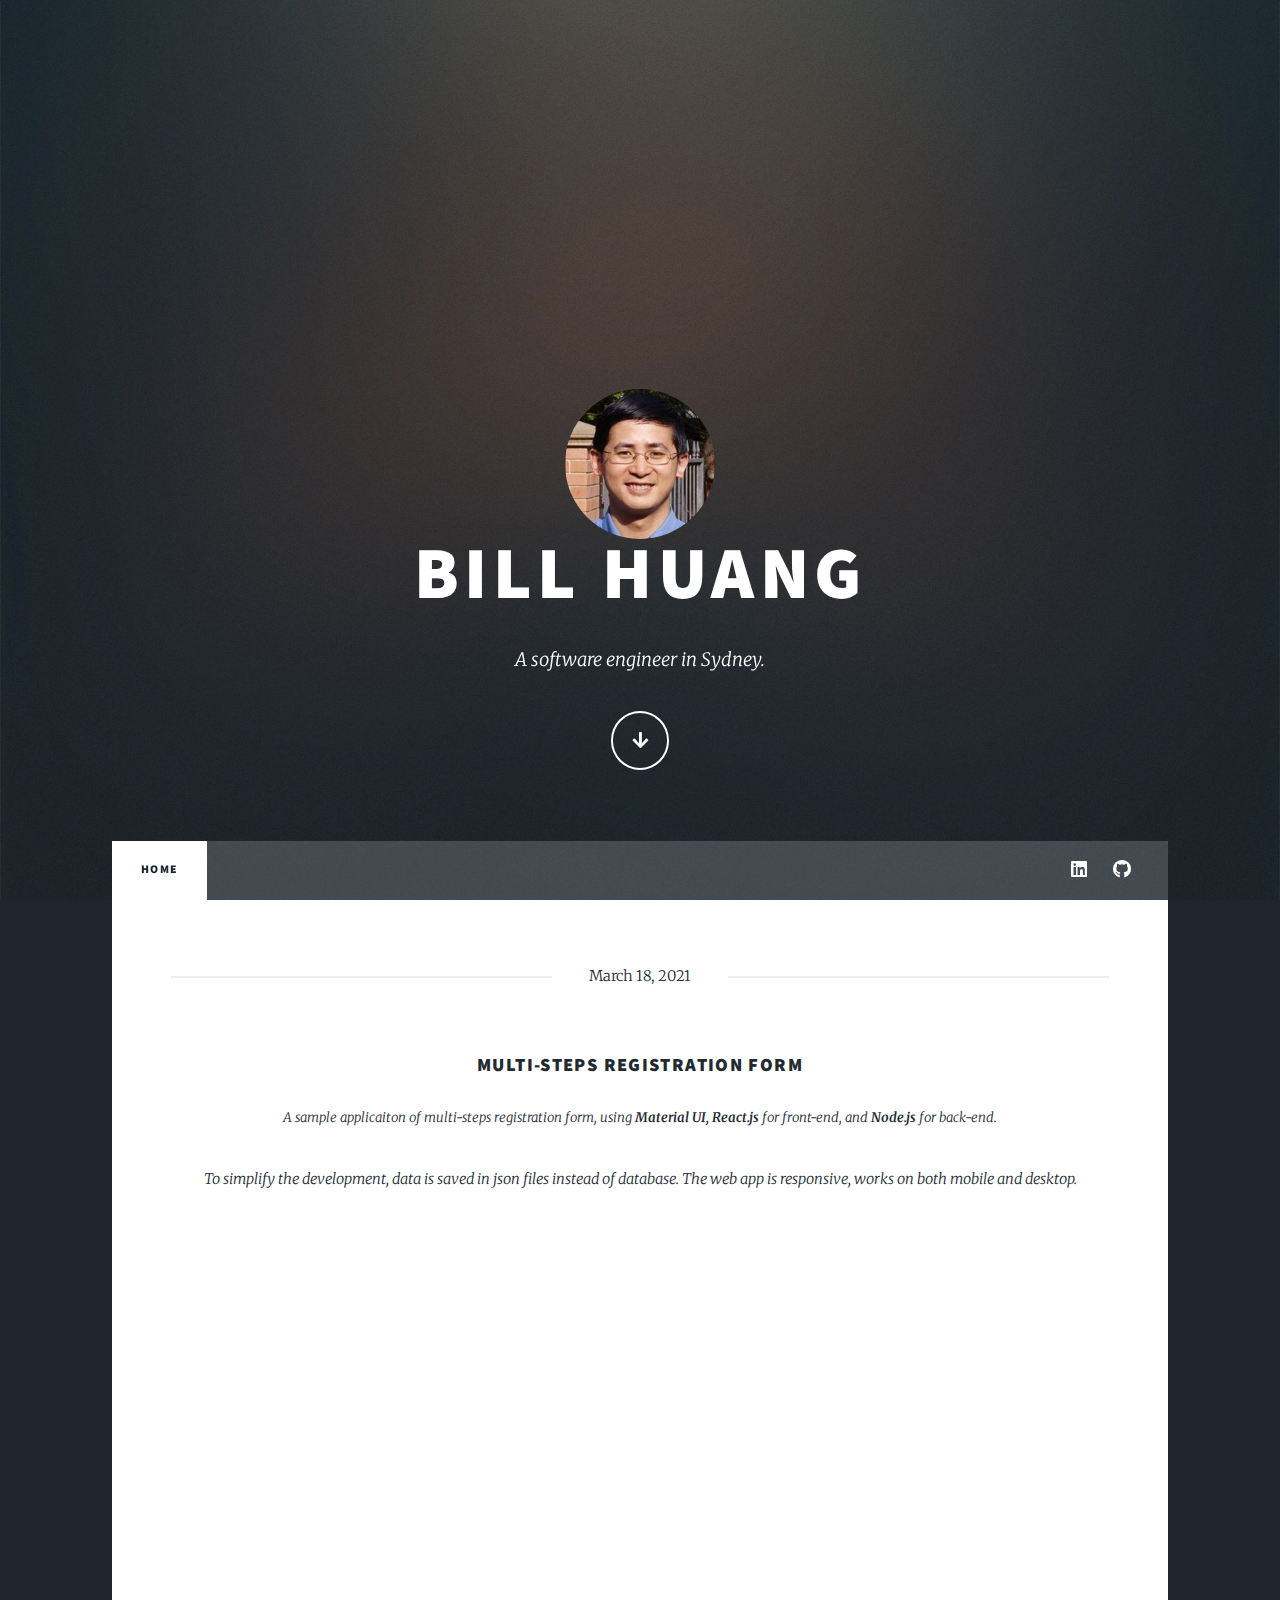
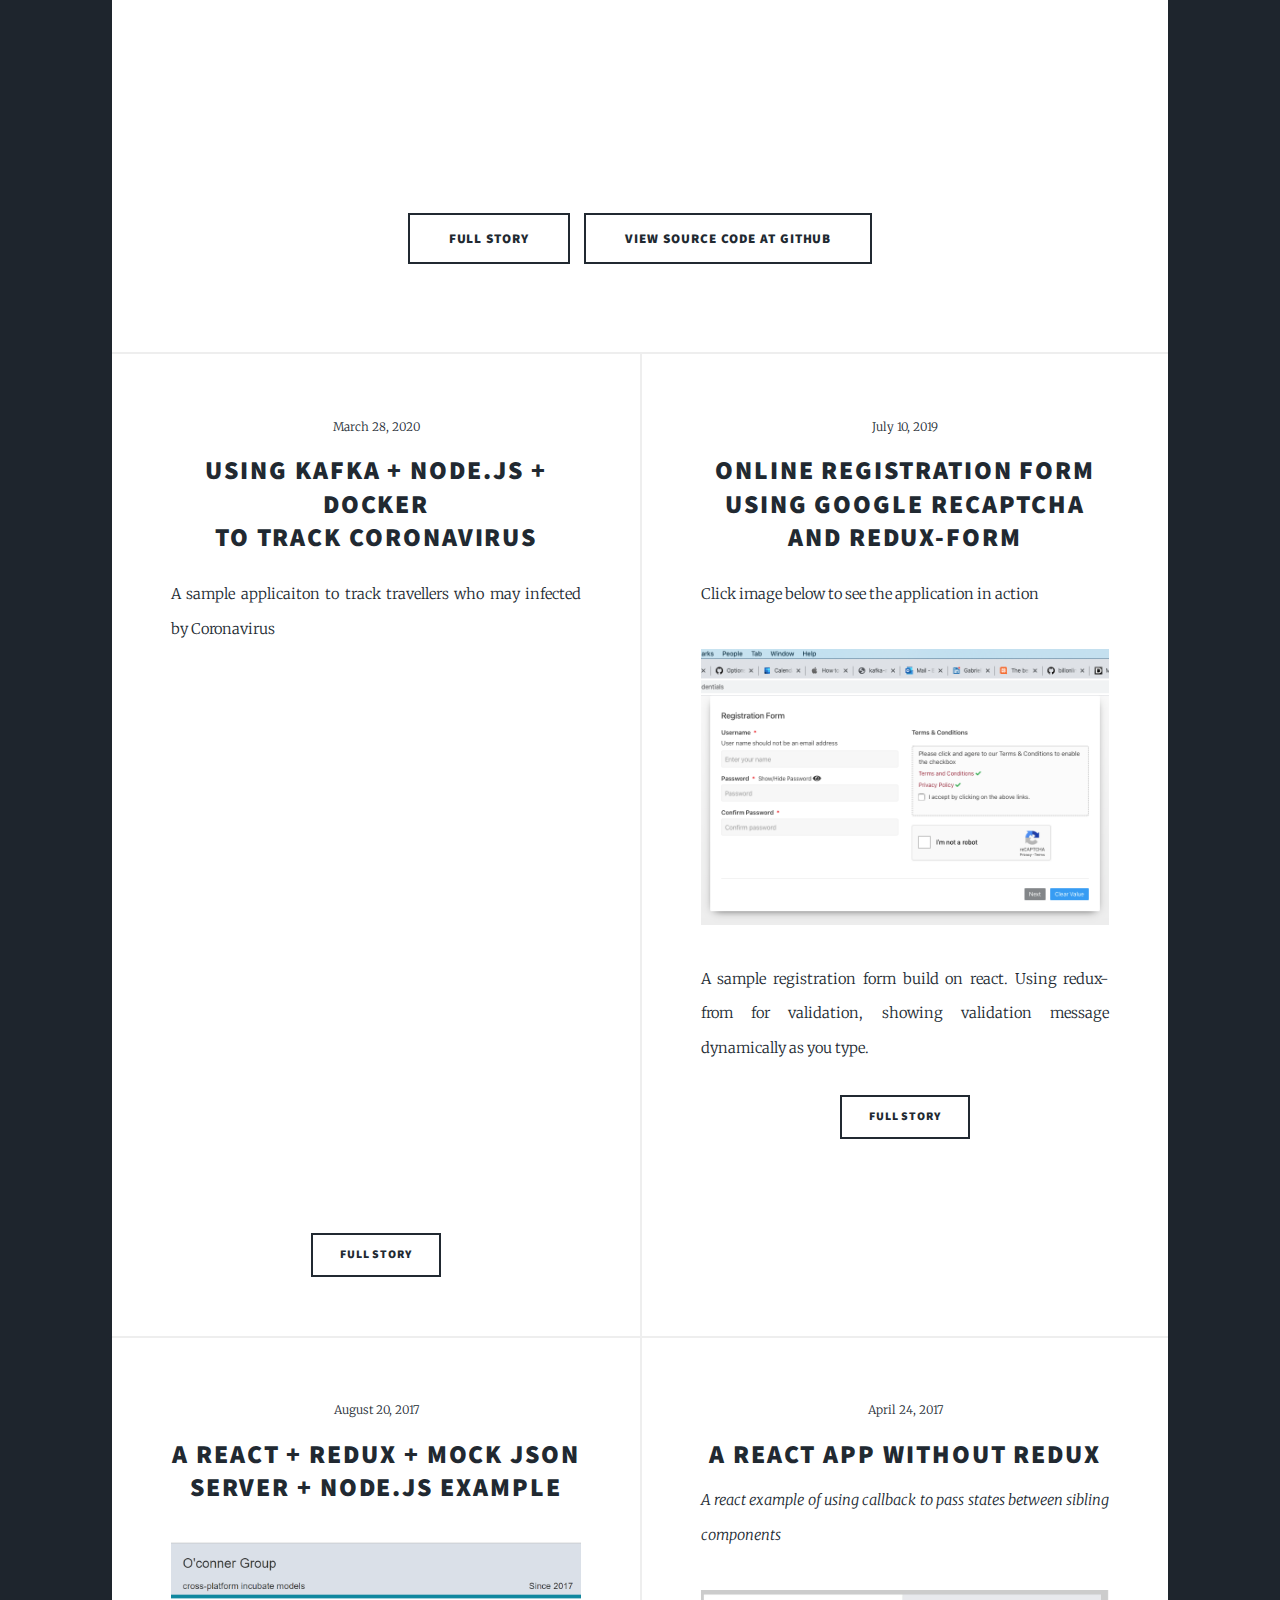
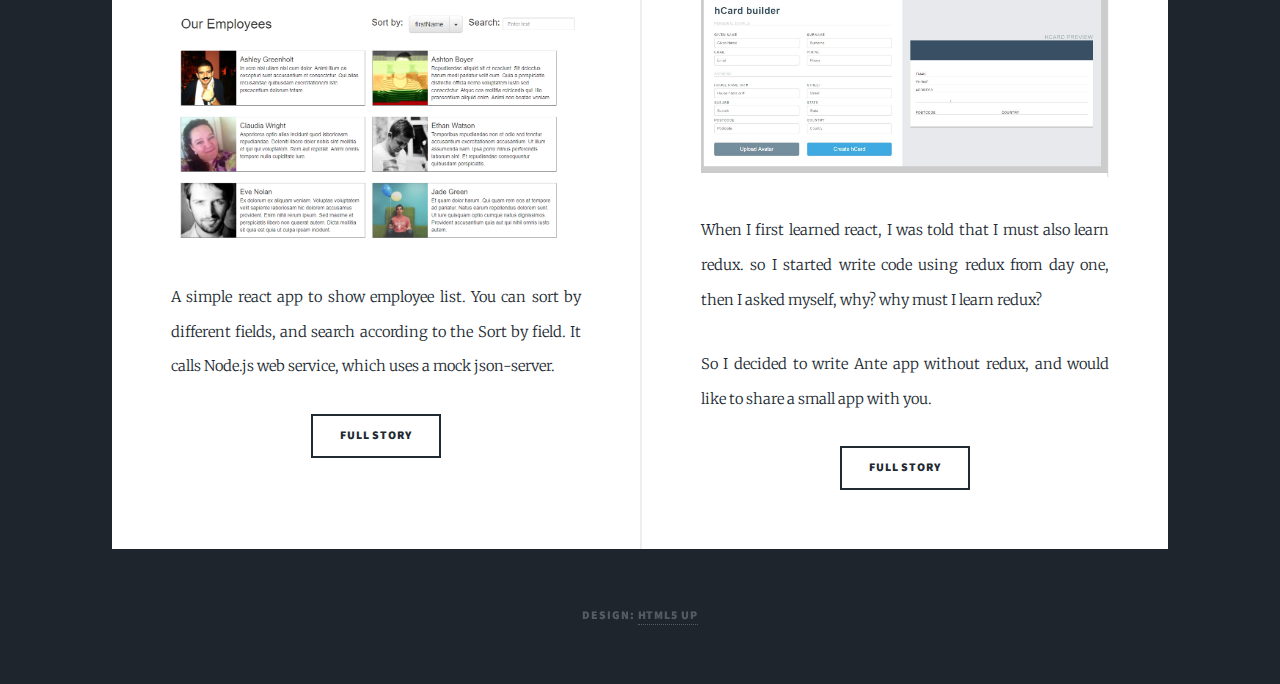
<file: index.html>
<!DOCTYPE html>

<html>
  <head>
    <title>Bill Huang - Software Engineer</title>
    <meta charset="utf-8" />
    <meta
      name="viewport"
      content="width=device-width, initial-scale=1, user-scalable=no"
    />
    <link rel="stylesheet" href="assets/css/main.css" />
    <!-- Global site tag (gtag.js) - Google Analytics -->
    <script
      async
      src="https://www.googletagmanager.com/gtag/js?id=UA-167760086-1"
    ></script>
    <script>
      window.dataLayer = window.dataLayer || [];
      function gtag() {
        dataLayer.push(arguments);
      }
      gtag('js', new Date());

      gtag('config', 'UA-167760086-1');
    </script>

    <noscript
      ><link rel="stylesheet" href="assets/css/noscript.css"
    /></noscript>
  </head>
  <body class="is-preload">
    <!-- Wrapper -->
    <div id="wrapper" class="fade-in">
      <!-- Intro -->
      <div id="intro">
        <img
          src="images/billHuang2.jpeg"
          style="border-radius: 50%; width: 150px"
        />
        <h1>Bill Huang</h1>
        <p>A software engineer in Sydney.</p>
        <ul class="actions">
          <li>
            <a
              href="#header"
              class="button icon solid solo fa-arrow-down scrolly"
              >Continue</a
            >
          </li>
        </ul>
      </div>

      <!-- Header -->
      <header id="header">
        <a href="index.html" class="logo"
          >Specialised in Javascript & React.js
        </a>
      </header>

      <!-- Nav -->
      <nav id="nav">
        <ul class="links">
          <li class="active"><a href="index.html">Home</a></li>
          <!-- <li><a href="codeSnippets.html">Code Snippets</a></li> -->
        </ul>
        <ul class="icons">
          <li>
            <a href="#" class="icon brands fa-linkedin"
              ><span class="label">Linkedin</span></a
            >
          </li>
          <li>
            <a
              href="https://github.com/billonline33/"
              class="icon brands fa-github"
              ><span class="label">GitHub</span></a
            >
          </li>
        </ul>
      </nav>

      <!-- Main -->
      <div id="main">
        <!-- Featured Post -->
        <article class="post featured">
          <header class="major">
            <span class="date">March 18, 2021</span>
            <h3>
              <a href="https://dev-demo-20.github.io/react-demo/"
                >Multi-steps Registration Form</a
              >
            </h3>
            <p>
              A sample applicaiton of multi-steps registration form, using
              <strong>Material UI, React.js</strong> for front-end, and
              <strong>Node.js</strong> for back-end.
              <br />
            </p>
            <p>
              To simplify the development, data is saved in json files instead
              of database. The web app is responsive, works on both mobile and
              desktop.
            </p>
          </header>
          <a
            href="https://dev-demo-20.github.io/react-demo/"
            class="image main"
          >
            <p style="text-align: center">
              <iframe
                allow="accelerometer; autoplay; encrypted-media; gyroscope; picture-in-picture"
                allowfullscreen=""
                frameborder="0"
                src="https://www.youtube.com/embed/kuwdhLPC4L4"
                style="
                  max-width: 780px;
                  max-height: 500px;
                  width: 100%;
                  height: 56vw;
                "
              >
              </iframe>
            </p>
          </a>

          <ul class="actions special">
            <li>
              <a href="20210318.html" class="button large">Full Story</a>
            </li>
            <li>
              <a
                href="https://dev-demo-20.github.io/react-demo/"
                class="button large"
                >View Source Code at GitHub</a
              >
            </li>
          </ul>
        </article>

        <!-- Posts -->
        <section class="posts">
          <article>
            <header>
              <span class="date">March 28, 2020</span>
              <h2>
                <a href="https://billonline33.github.io/kafka-nodejs-tutorial"
                  >Using Kafka + Node.JS + Docker<br />
                  to track Coronavirus</a
                >
              </h2>
            </header>
            <p>
              A sample applicaiton to track travellers who may infected by
              Coronavirus <br />
            </p>
            <a
              href="https://billonline33.github.io/kafka-nodejs-tutorial"
              class="image main"
            >
              <p style="text-align: center">
                <iframe
                  allow="accelerometer; autoplay; encrypted-media; gyroscope; picture-in-picture"
                  allowfullscreen=""
                  frameborder="0"
                  src="https://www.youtube.com/embed/WtiOrtr0TKo"
                  style="
                    max-width: 780px;
                    max-height: 500px;
                    width: 100%;
                    height: 56vw;
                  "
                >
                </iframe>
              </p>
            </a>

            <ul class="actions special">
              <li>
                <a
                  href="https://billonline33.github.io/kafka-nodejs-tutorial"
                  class="button"
                  >Full Story</a
                >
              </li>
            </ul>
          </article>

          <article>
            <header>
              <span class="date">July 10, 2019</span>
              <h2>
                <a
                  href="https://billonline33.github.io/employee-list-react/README.html"
                >
                  Online registration form using Google reCAPTCHA and redux-form
                </a>
              </h2>
            </header>
            <p>Click image below to see the application in action</p>

            <a
              href="https://stackblitz.com/github/billonline33/react-redux-registration-sample"
              class="image fit"
              target="_blank"
              ><img
                src="images/20190710/react-redux-form-registration.png"
                alt="online registration"
            /></a>
            <p>
              A sample registration form build on react. Using redux-from for
              validation, showing validation message dynamically as you type.
            </p>
            <ul class="actions special">
              <li>
                <a
                  href="https://billonline33.github.io/react-redux-registration-sample/"
                  class="button"
                  >Full Story</a
                >
              </li>
            </ul>
          </article>

          <article>
            <header>
              <span class="date">August 20, 2017</span>
              <h2>
                <a
                  href="https://billonline33.github.io/employee-list-react/README.html"
                >
                  A react + redux + Mock Json Server + Node.js example
                </a>
              </h2>
            </header>
            <a
              href="https://billonline33.github.io/employee-list-react/README.html"
              class="image fit"
              ><img src="images/20170820/home.PNG" alt="employee list"
            /></a>
            <p>
              A simple react app to show employee list. You can sort by
              different fields, and search according to the Sort by field. It
              calls Node.js web service, which uses a mock json-server.
            </p>
            <ul class="actions special">
              <li>
                <a
                  href="https://billonline33.github.io/employee-list-react/README.html"
                  class="button"
                  >Full Story</a
                >
              </li>
            </ul>
          </article>

          <article>
            <header>
              <span class="date">April 24, 2017</span>
              <h2>
                <a href="https://billonline33.github.io/hcard-builder/"
                  >A React App without Redux
                </a>
              </h2>
              <p>
                A react example of using callback to pass states between sibling
                components
              </p>
            </header>
            <a
              href="https://billonline33.github.io/hcard-builder/"
              class="image fit"
            >
              <img src="images/20170424/EmptyScreen2.png" alt="hcard builder" />
            </a>
            <p>
              When I first learned react, I was told that I must also learn
              redux. so I started write code using redux from day one, then I
              asked myself, why? why must I learn redux?
            </p>
            <p>
              So I decided to write Ante app without redux, and would like to
              share a small app with you.
            </p>
            <ul class="actions special">
              <li>
                <a
                  href="https://billonline33.github.io/hcard-builder/"
                  class="button"
                  >Full Story</a
                >
              </li>
            </ul>
          </article>
        </section>

        <!-- Footer -->
        <!-- <footer>
          <div class="pagination">
            <a href="#" class="page active">1</a>
            <a href="#" class="page">2</a>
            <a href="#" class="page">3</a>
            <span class="extra">&hellip;</span>
            <a href="#" class="page">8</a>
            <a href="#" class="page">9</a>
            <a href="#" class="page">10</a>
            <a href="#" class="next">Next</a>
          </div>
        </footer> -->
      </div>

      <!-- Footer -->

      <!-- Copyright -->
      <div id="copyright">
        <ul>
          <li>Design: <a href="https://html5up.net">HTML5 UP</a></li>
        </ul>
      </div>
    </div>

    <!-- Scripts -->
    <script src="assets/js/jquery.min.js"></script>
    <script src="assets/js/jquery.scrollex.min.js"></script>
    <script src="assets/js/jquery.scrolly.min.js"></script>
    <script src="assets/js/browser.min.js"></script>
    <script src="assets/js/breakpoints.min.js"></script>
    <script src="assets/js/util.js"></script>
    <script src="assets/js/main.js"></script>
  </body>
</html>
</file>
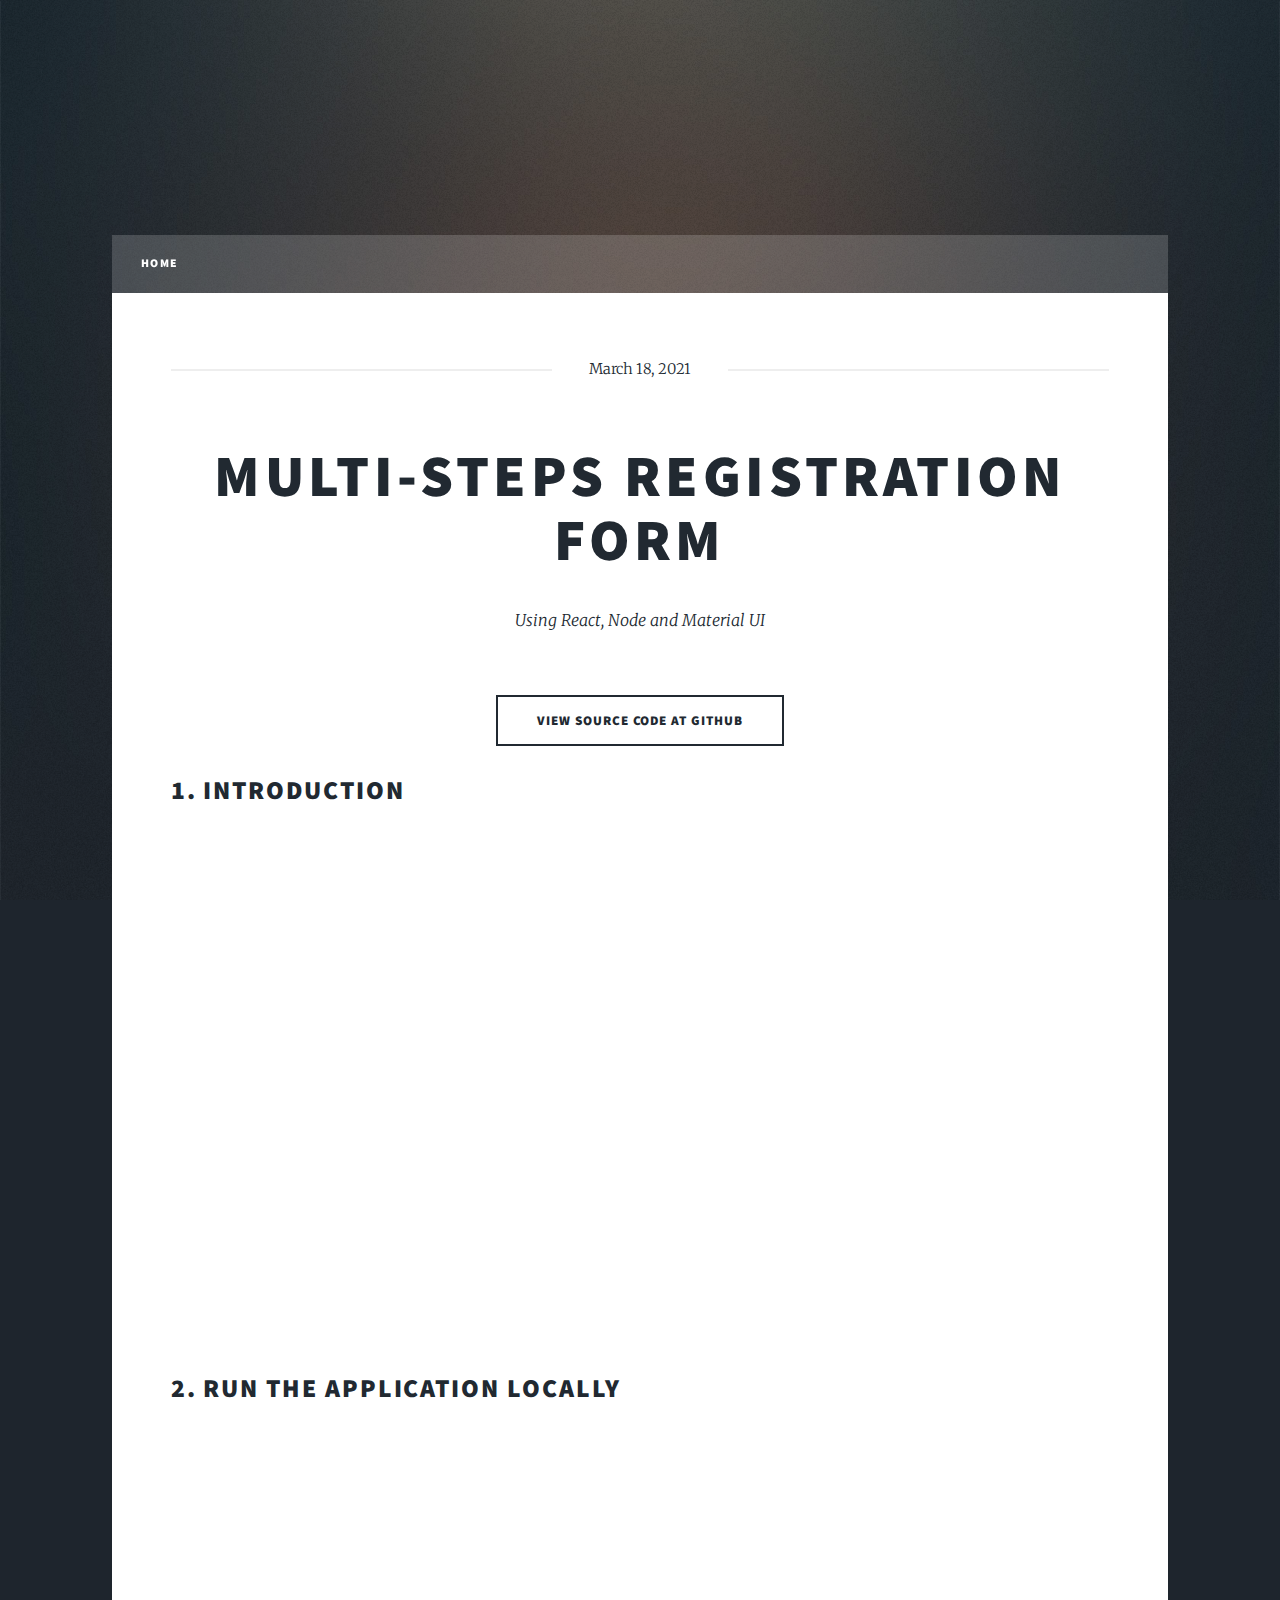
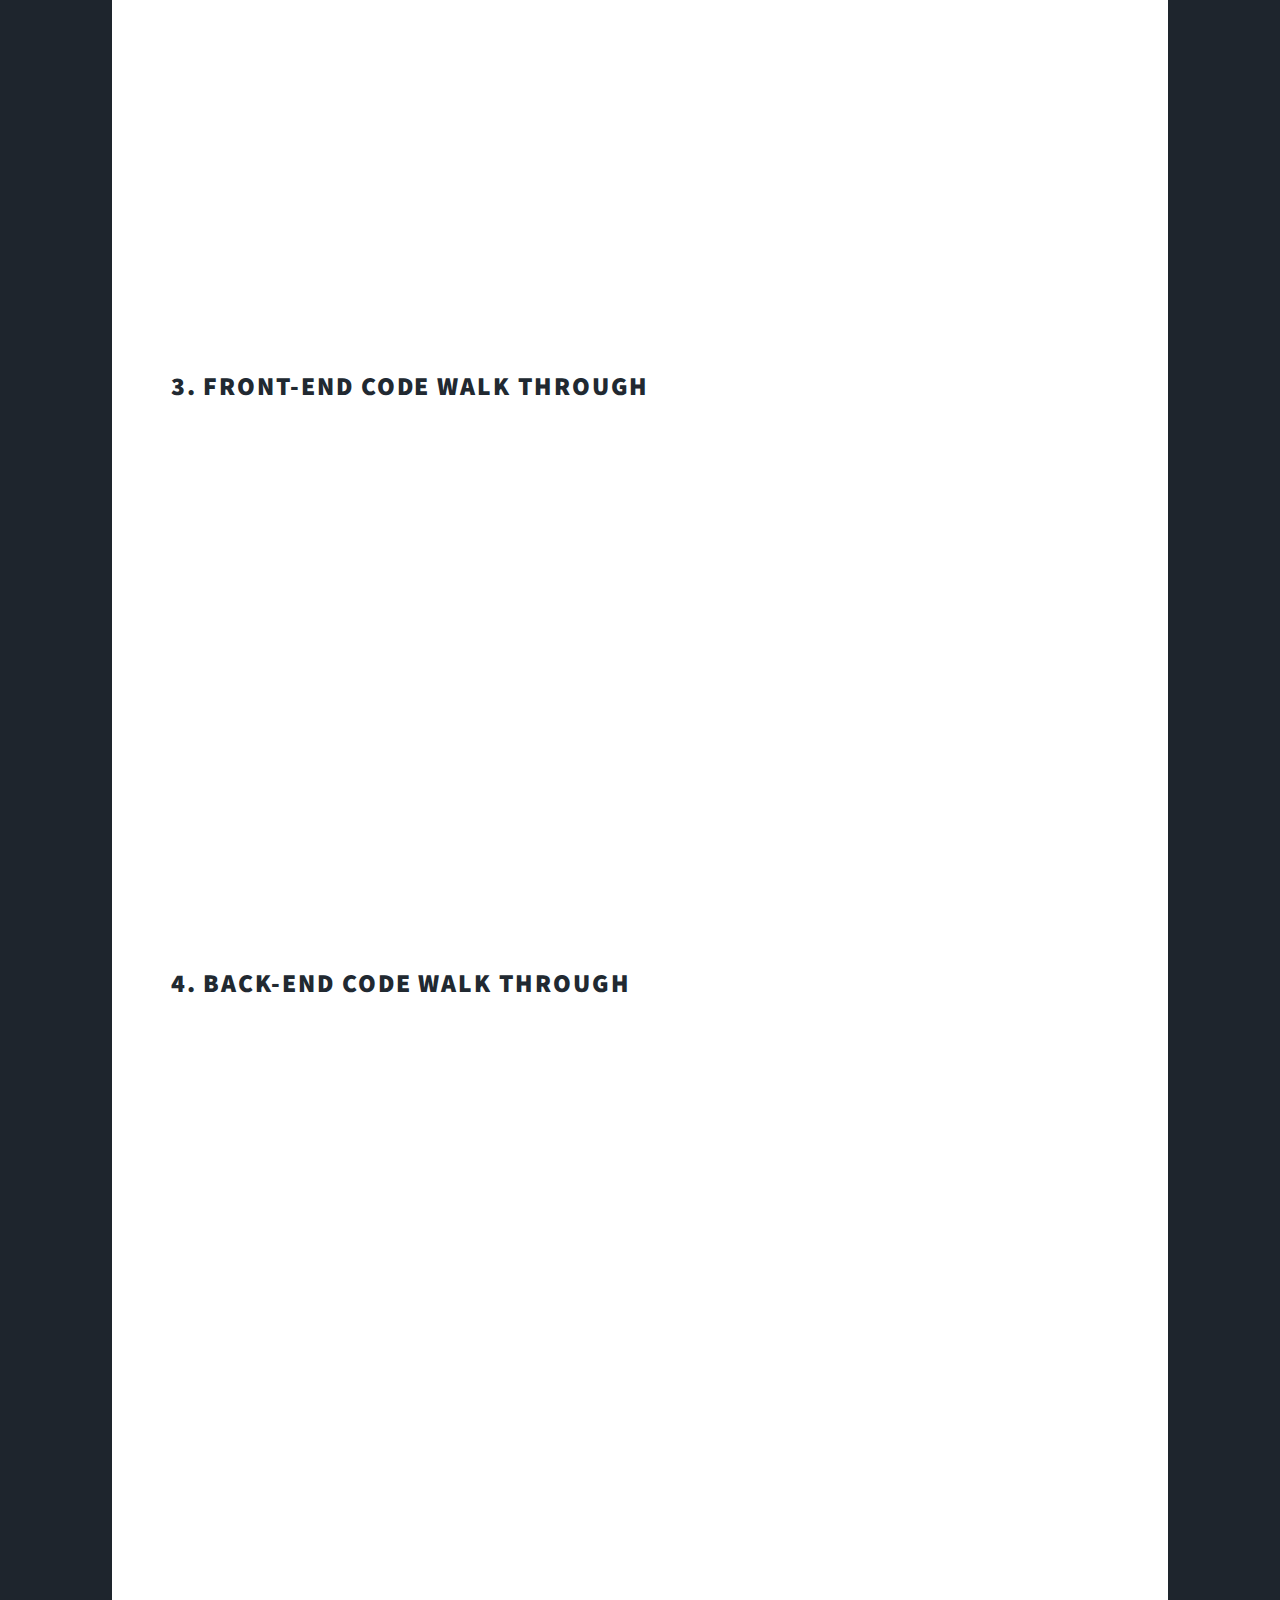
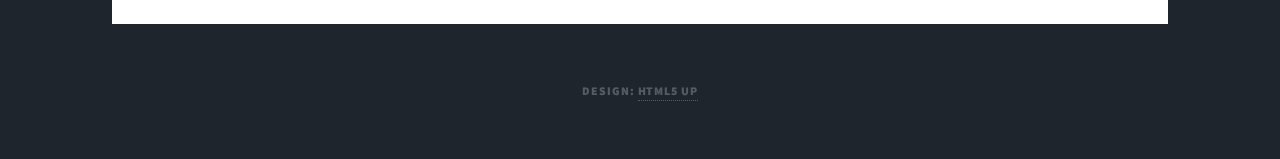
<file: 20210318.html>
<!DOCTYPE html>

<html>
  <head>
    <title>Bill Huang - Software Engineer</title>
    <meta charset="utf-8" />
    <meta
      name="viewport"
      content="width=device-width, initial-scale=1, user-scalable=no"
    />
    <link rel="stylesheet" href="assets/css/main.css" />
    <noscript
      ><link rel="stylesheet" href="assets/css/noscript.css"
    /></noscript>
  </head>
  <body class="is-preload">
    <!-- Wrapper -->
    <div id="wrapper">
      <!-- Header -->
      <header id="header"></header>

      <!-- Nav -->
      <nav id="nav">
        <ul class="links">
          <li><a href="index.html">Home</a></li>
        </ul>
      </nav>

      <!-- Main -->
      <div id="main">
        <!-- Post -->
        <section class="post">
          <header class="major">
            <span class="date">March 18, 2021</span>
            <h1>MULTI-STEPS REGISTRATION FORM</h1>
            <p>Using React, Node and Material UI</p>
          </header>

          <ul class="actions special">
            <li>
              <a
                href="https://dev-demo-20.github.io/react-demo/"
                class="button large"
                >View Source Code at GitHub</a
              >
            </li>
          </ul>

          <h2>1. Introduction</h2>
          <p style="text-align: center">
            <iframe
              allow="accelerometer; autoplay; encrypted-media; gyroscope; picture-in-picture"
              allowfullscreen=""
              frameborder="0"
              src="https://www.youtube.com/embed/kuwdhLPC4L4"
              style="
                max-width: 780px;
                max-height: 500px;
                width: 100%;
                height: 56vw;
              "
            >
            </iframe>
          </p>

          <h2>2. Run the application locally</h2>

          <p style="text-align: center">
            <iframe
              allow="accelerometer; autoplay; encrypted-media; gyroscope; picture-in-picture"
              allowfullscreen=""
              frameborder="0"
              src="https://www.youtube.com/embed/syFagoKzxyg"
              style="
                max-width: 780px;
                max-height: 500px;
                width: 100%;
                height: 56vw;
              "
            >
            </iframe>
          </p>

          <h2>3. Front-end code walk through</h2>

          <p style="text-align: center">
            <iframe
              allow="accelerometer; autoplay; encrypted-media; gyroscope; picture-in-picture"
              allowfullscreen=""
              frameborder="0"
              src="https://www.youtube.com/embed/lKAr31_Gse0"
              style="
                max-width: 780px;
                max-height: 500px;
                width: 100%;
                height: 56vw;
              "
            >
            </iframe>
          </p>

          <h2>4. Back-end code walk through</h2>

          <p style="text-align: center">
            <iframe
              allow="accelerometer; autoplay; encrypted-media; gyroscope; picture-in-picture"
              allowfullscreen=""
              frameborder="0"
              src="https://www.youtube.com/embed/m9Q9HuJZQOc"
              style="
                max-width: 780px;
                max-height: 500px;
                width: 100%;
                height: 56vw;
              "
            >
            </iframe>
          </p>
        </section>
      </div>

      <!-- Copyright -->
      <div id="copyright">
        <ul>
          <li>Design: <a href="https://html5up.net">HTML5 UP</a></li>
        </ul>
      </div>
    </div>

    <!-- Scripts -->
    <script src="assets/js/jquery.min.js"></script>
    <script src="assets/js/jquery.scrollex.min.js"></script>
    <script src="assets/js/jquery.scrolly.min.js"></script>
    <script src="assets/js/browser.min.js"></script>
    <script src="assets/js/breakpoints.min.js"></script>
    <script src="assets/js/util.js"></script>
    <script src="assets/js/main.js"></script>
  </body>
</html>
</file>
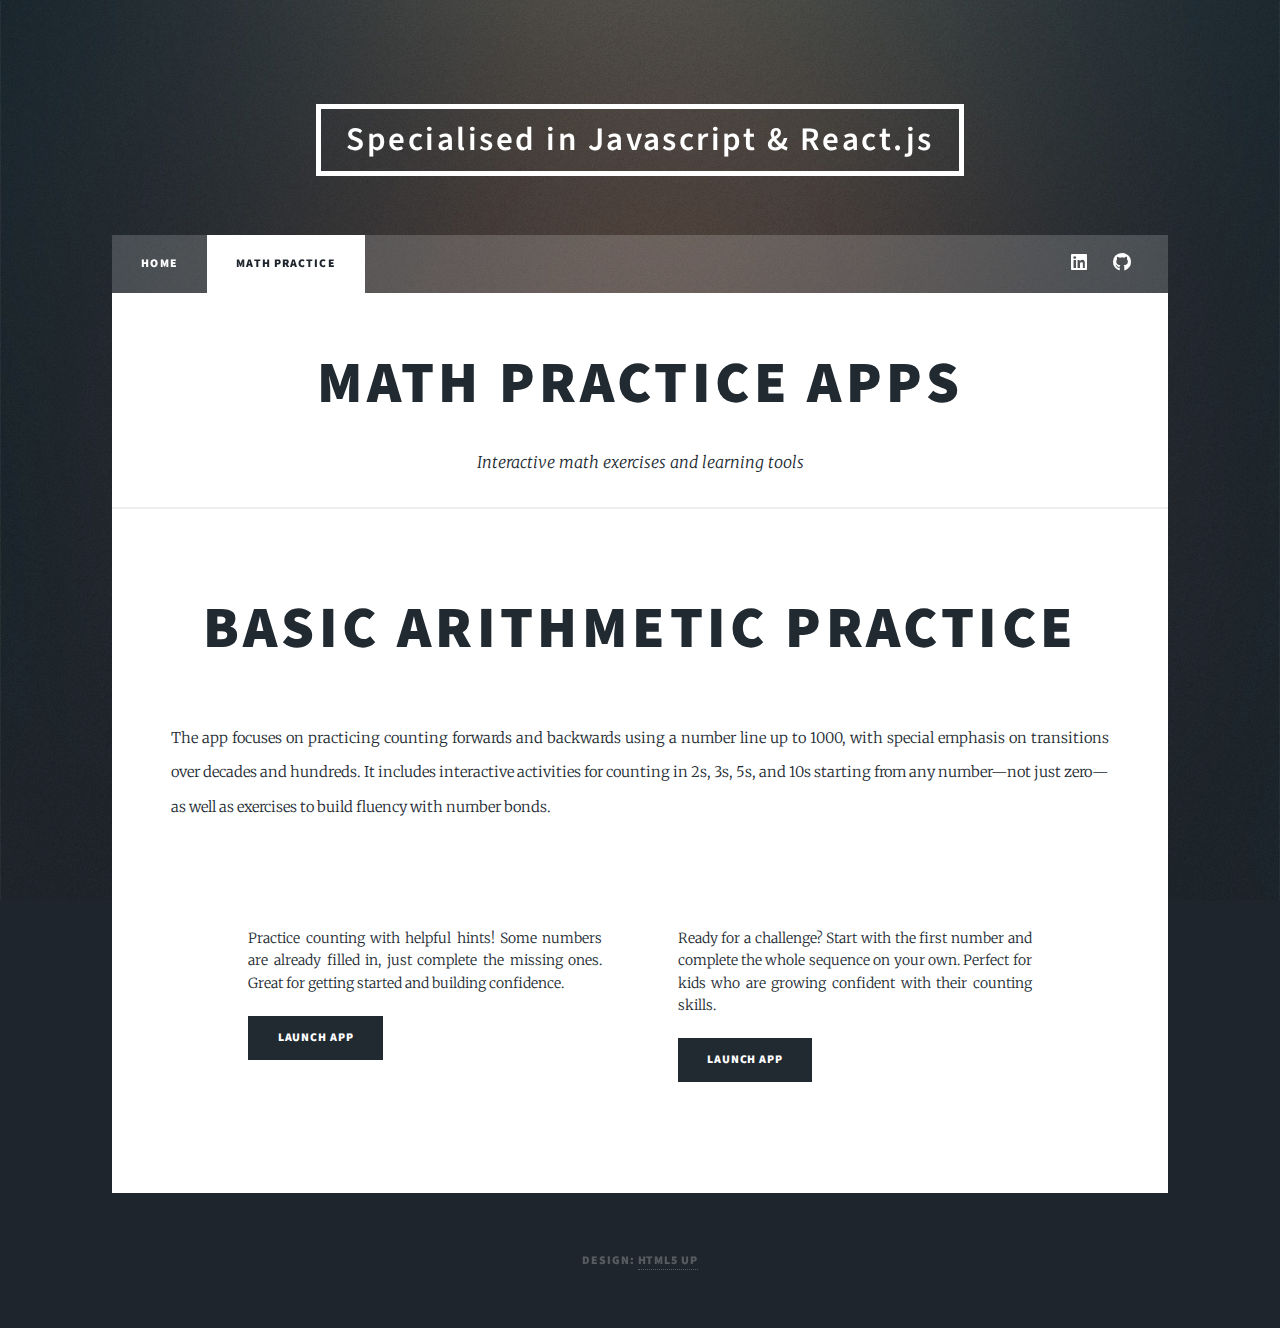
<file: math-practice.html>
<!DOCTYPE html>

<html>
  <head>
    <title>Math Practice - Bill Huang</title>
    <meta charset="utf-8" />
    <meta
      name="viewport"
      content="width=device-width, initial-scale=1, user-scalable=no"
    />
    <link rel="stylesheet" href="assets/css/main.css" />
    <!-- Global site tag (gtag.js) - Google Analytics -->
    <script
      async
      src="https://www.googletagmanager.com/gtag/js?id=UA-167760086-1"
    ></script>
    <script>
      window.dataLayer = window.dataLayer || [];
      function gtag() {
        dataLayer.push(arguments);
      }
      gtag("js", new Date());

      gtag("config", "UA-167760086-1");
    </script>

    <noscript
      ><link rel="stylesheet" href="assets/css/noscript.css"
    /></noscript>
  </head>
  <body class="is-preload">
    <!-- Wrapper -->
    <div id="wrapper" class="fade-in">
      <!-- Header -->
      <header id="header">
        <a href="index.html" class="logo"
          >Specialised in Javascript & React.js
        </a>
      </header>

      <!-- Nav -->
      <nav id="nav">
        <ul class="links">
          <li><a href="index.html">Home</a></li>
          <li class="active"><a href="math-practice.html">Math Practice</a></li>
        </ul>
        <ul class="icons">
          <li>
            <a href="#" class="icon brands fa-linkedin"
              ><span class="label">Linkedin</span></a
            >
          </li>
          <li>
            <a
              href="https://github.com/billonline33/"
              class="icon brands fa-github"
              ><span class="label">GitHub</span></a
            >
          </li>
        </ul>
      </nav>

      <!-- Main -->
      <div id="main">
        <!-- Header -->
        <header class="major">
          <h1>Math Practice Apps</h1>
          <p>Interactive math exercises and learning tools</p>
        </header>

        <!-- Math Apps Section -->
        <article class="post featured">
          <header class="major">
            <h2>Basic Arithmetic Practice</h2>
          </header>
          <p>
            The app focuses on practicing counting forwards and backwards
            using a number line up to 1000, with special emphasis on
            transitions over decades and hundreds. It includes interactive
            activities for counting in 2s, 3s, 5s, and 10s starting from any
            number—not just zero—as well as exercises to build fluency with
            number bonds.
          </p>
          
          <div style="display: flex; gap: 2rem; flex-wrap: wrap; margin-top: 2rem; justify-content: center;">
            <div style="flex: 0 1 400px; min-width: 300px; padding: 1.5rem; background: rgba(255,255,255,0.05); border-radius: 8px; border: 1px solid rgba(255,255,255,0.1); text-align: center;">
              <h3 style="margin-top: 0; color: #fff;">Fill in the Gaps</h3>
              <p style="margin-bottom: 1.5rem; font-size: 0.95em; line-height: 1.6;">
                Practice counting with helpful hints! Some numbers are already
                filled in, just complete the missing ones. Great for getting
                started and building confidence.
              </p>
              <ul class="actions">
                <li>
                  <a href="https://main.d20b2hc3u7k9jz.amplifyapp.com/math-practice" class="button primary">Launch App</a>
                </li>
              </ul>
            </div>
            
            <div style="flex: 0 1 400px; min-width: 300px; padding: 1.5rem; background: rgba(255,255,255,0.05); border-radius: 8px; border: 1px solid rgba(255,255,255,0.1); text-align: center;">
              <h3 style="margin-top: 0; color: #fff;">Finish the Pattern</h3>
              <p style="margin-bottom: 1.5rem; font-size: 0.95em; line-height: 1.6;">
                Ready for a challenge? Start with the first number and
                complete the whole sequence on your own. Perfect for kids who
                are growing confident with their counting skills.
              </p>
              <ul class="actions">
                <li>
                  <a href="https://main.dqfs85inick2g.amplifyapp.com/" class="button primary">Launch App</a>
                </li>
              </ul>
            </div>
          </div>
        </article>

          <!-- <article>
            <header>
              <h3>
                <a href="#">Fraction Calculator</a>
              </h3>
            </header>
            <p>
              Learn and practice working with fractions, including addition,
              subtraction, and simplification.
            </p>
            <ul class="actions special">
              <li>
                <a href="#" class="button">Launch App</a>
              </li>
            </ul>
          </article>

          <article>
            <header>
              <h3>
                <a href="#">Algebra Practice</a>
              </h3>
            </header>
            <p>
              Solve linear equations, work with variables, and practice basic
              algebraic concepts.
            </p>
            <ul class="actions special">
              <li>
                <a href="#" class="button">Launch App</a>
              </li>
            </ul>
          </article>

          <article>
            <header>
              <h3>
                <a href="#">Geometry Tools</a>
              </h3>
            </header>
            <p>
              Calculate area, perimeter, volume, and explore geometric shapes
              and properties.
            </p>
            <ul class="actions special">
              <li>
                <a href="#" class="button">Launch App</a>
              </li>
            </ul>
          </article>

          <article>
            <header>
              <h3>
                <a href="#">Math Quiz Generator</a>
              </h3>
            </header>
            <p>
              Generate custom math quizzes for different grade levels and
              topics.
            </p>
            <ul class="actions special">
              <li>
                <a href="#" class="button">Launch App</a>
              </li>
            </ul>
          </article>

          <article>
            <header>
              <h3>
                <a href="#">Statistics Calculator</a>
              </h3>
            </header>
            <p>
              Calculate mean, median, mode, and other statistical measures with
              data visualization.
            </p>
            <ul class="actions special">
              <li>
                <a href="#" class="button">Launch App</a>
              </li>
            </ul>
          </article> -->
        </section>
      </div>

      <!-- Footer -->

      <!-- Copyright -->
      <div id="copyright">
        <ul>
          <li>Design: <a href="https://html5up.net">HTML5 UP</a></li>
        </ul>
      </div>
    </div>

    <!-- Scripts -->
    <script src="assets/js/jquery.min.js"></script>
    <script src="assets/js/jquery.scrollex.min.js"></script>
    <script src="assets/js/jquery.scrolly.min.js"></script>
    <script src="assets/js/browser.min.js"></script>
    <script src="assets/js/breakpoints.min.js"></script>
    <script src="assets/js/util.js"></script>
    <script src="assets/js/main.js"></script>
  </body>
</html>
</file>
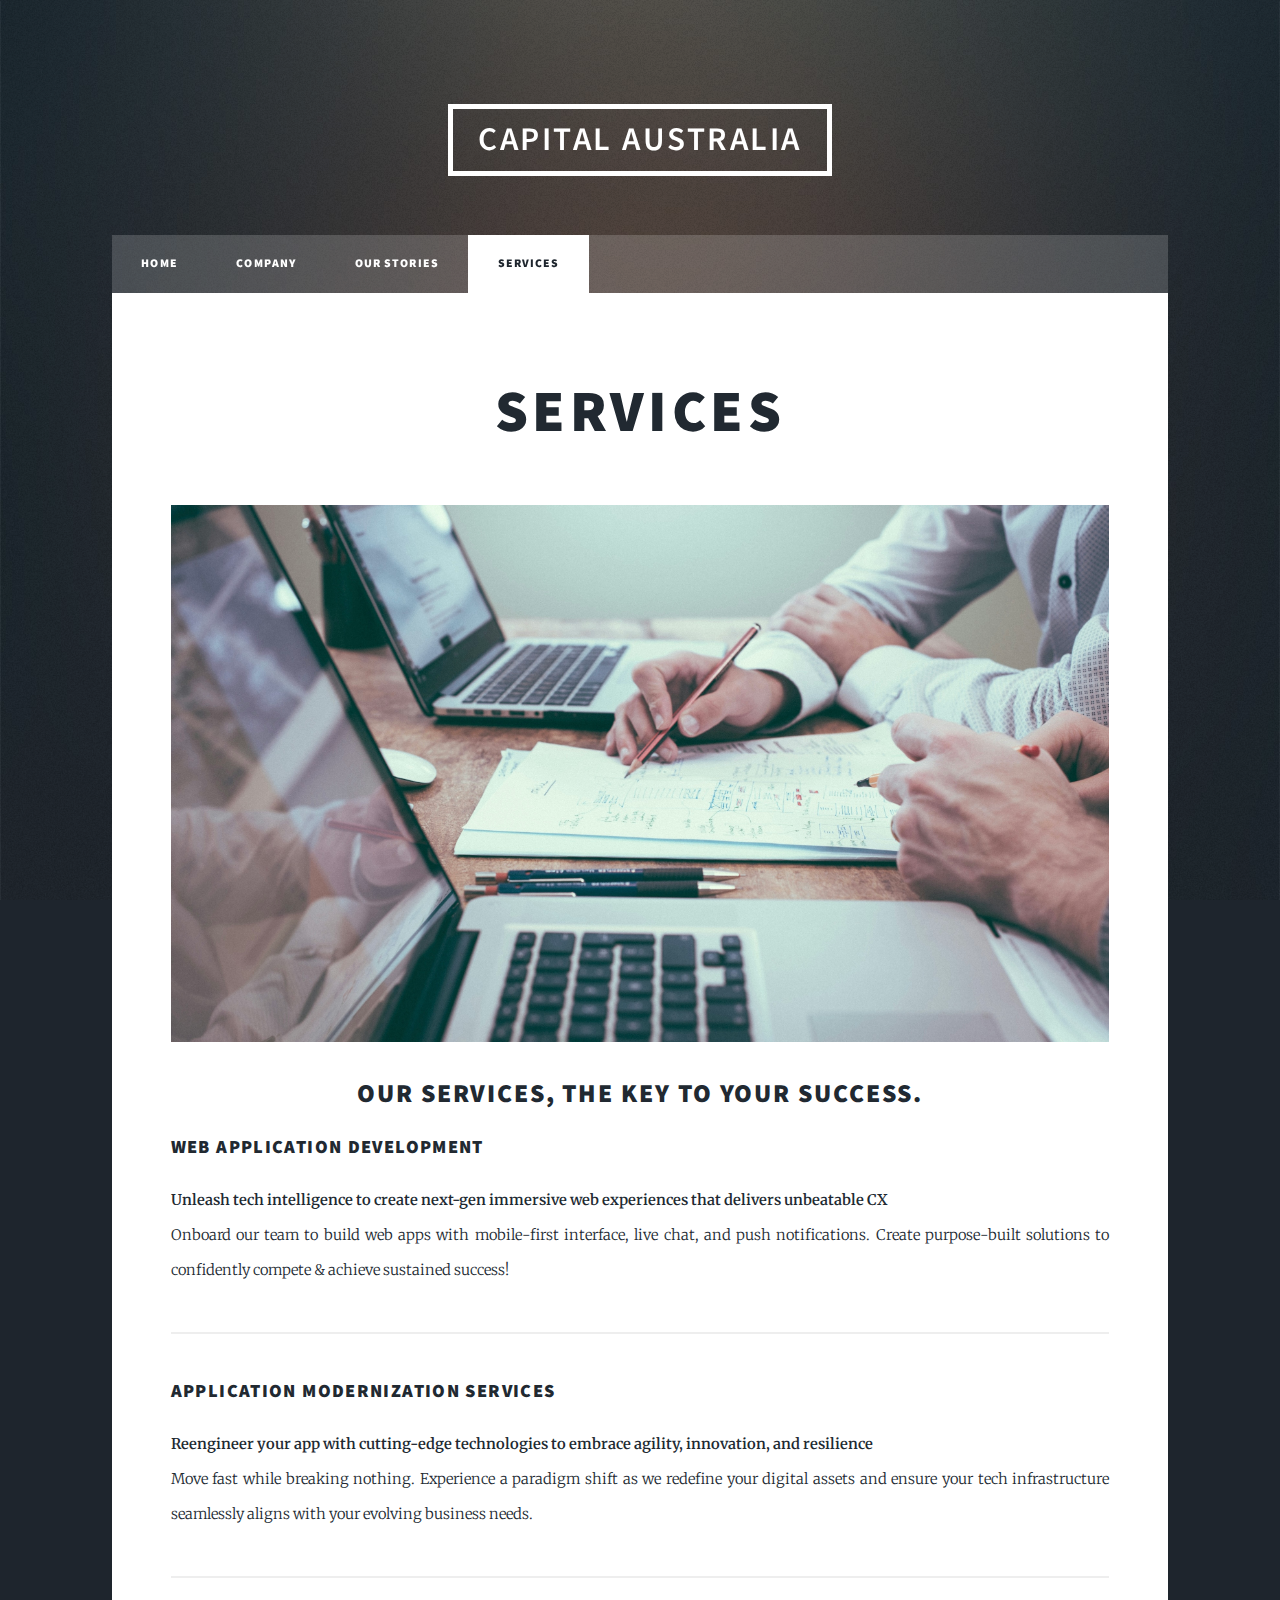
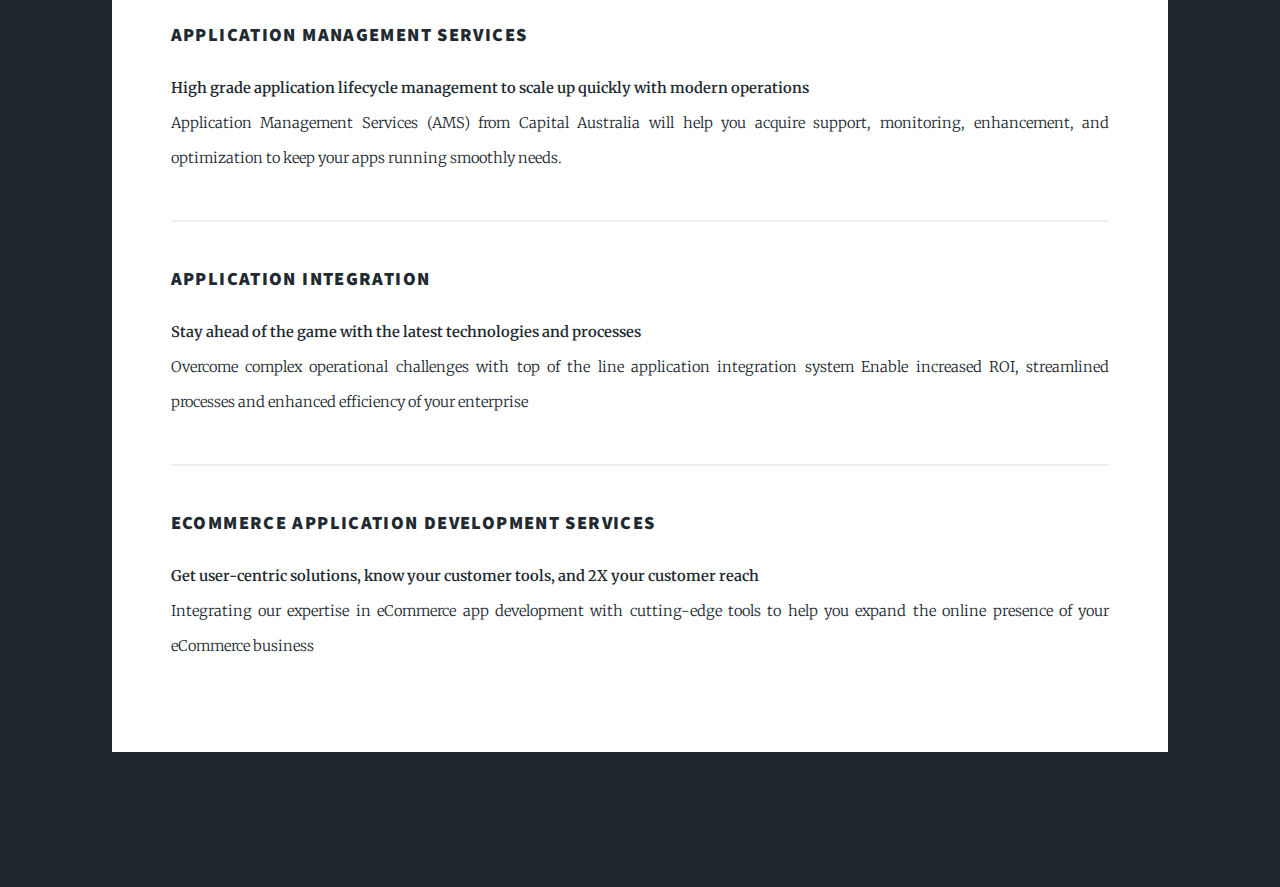
<file: services.html>
<!DOCTYPE html>
<!--
	Massively by HTML5 UP
	html5up.net | @ajlkn
	Free for personal and commercial use under the CCA 3.0 license (html5up.net/license)
-->
<html>
  <head>
    <title>CAPITAL AUSTRALIA CONSORTIUM PTY LTD</title>
    <meta charset="utf-8" />
    <meta
      name="viewport"
      content="width=device-width, initial-scale=1, user-scalable=no"
    />
    <link rel="stylesheet" href="assets/css/main.css" />
    <noscript
      ><link rel="stylesheet" href="assets/css/noscript.css"
    /></noscript>
  </head>
  <body class="is-preload">
    <!-- Wrapper -->
    <div id="wrapper">
      <!-- Header -->
      <header id="header">
        <a href="index.html" class="logo">CAPITAL AUSTRALIA</a>
      </header>

      <!-- Nav -->
      <nav id="nav">
        <ul class="links">
          <li><a href="index.html">Home</a></li>
          <li><a href="company.html">Company</a></li>
          <li><a href="stories.html">Our Stories</a></li>
          <li class="active"><a href="services.html">Services</a></li>
        </ul>
      </nav>

      <!-- Main -->
      <div id="main">
        <!-- Post -->
        <section class="post">
          <header class="major">
            <h1>Services</h1>
          </header>

          <span class="image fit"
            ><img src="images/services.jpg" alt="Capital Australia Services"
          /></span>

          <header>
            <h2 style="text-align: center">
              Our Services, The Key to your Success.
            </h2>
          </header>

          <!-- Posts -->
          <section class="posts">
            <article>
              <header>
                <h3>Web Application Development</h3>
              </header>
              <div>
                <strong>
                  Unleash tech intelligence to create next-gen immersive web
                  experiences that delivers unbeatable CX
                </strong>
              </div>
              <p>
                Onboard our team to build web apps with mobile-first interface,
                live chat, and push notifications. Create purpose-built
                solutions to confidently compete & achieve sustained success!
              </p>
            </article>
            <hr />
            <article>
              <header>
                <h3>Application Modernization Services</h3>
              </header>
              <div>
                <strong>
                  Reengineer your app with cutting-edge technologies to embrace
                  agility, innovation, and resilience
                </strong>
              </div>

              <p>
                Move fast while breaking nothing. Experience a paradigm shift as
                we redefine your digital assets and ensure your tech
                infrastructure seamlessly aligns with your evolving business
                needs.
              </p>
            </article>
            <hr />
            <article>
              <header>
                <h3>Application Management Services</h3>
              </header>
              <div>
                <strong>
                  High grade application lifecycle management to scale up
                  quickly with modern operations
                </strong>
              </div>

              <p>
                Application Management Services (AMS) from Capital Australia
                will help you acquire support, monitoring, enhancement, and
                optimization to keep your apps running smoothly needs.
              </p>
            </article>

            <hr />
            <article>
              <header>
                <h3>Application Integration</h3>
              </header>
              <div>
                <strong>
                  Stay ahead of the game with the latest technologies and
                  processes
                </strong>
              </div>

              <p>
                Overcome complex operational challenges with top of the line
                application integration system Enable increased ROI, streamlined
                processes and enhanced efficiency of your enterprise
              </p>
            </article>

            <hr />
            <article>
              <header>
                <h3>eCommerce Application Development Services</h3>
              </header>
              <div>
                <strong>
                  Get user-centric solutions, know your customer tools, and 2X
                  your customer reach
                </strong>
              </div>

              <p>
                Integrating our expertise in eCommerce app development with
                cutting-edge tools to help you expand the online presence of
                your eCommerce business
              </p>
            </article>
          </section>
        </section>
      </div>
    </div>

    <!-- Copyright -->
    <div id="copyright">
      <ul>
        <li></li>
      </ul>
    </div>

    <!-- Scripts -->
    <script src="assets/js/jquery.min.js"></script>
    <script src="assets/js/jquery.scrollex.min.js"></script>
    <script src="assets/js/jquery.scrolly.min.js"></script>
    <script src="assets/js/browser.min.js"></script>
    <script src="assets/js/breakpoints.min.js"></script>
    <script src="assets/js/util.js"></script>
    <script src="assets/js/main.js"></script>
  </body>
</html>
</file>
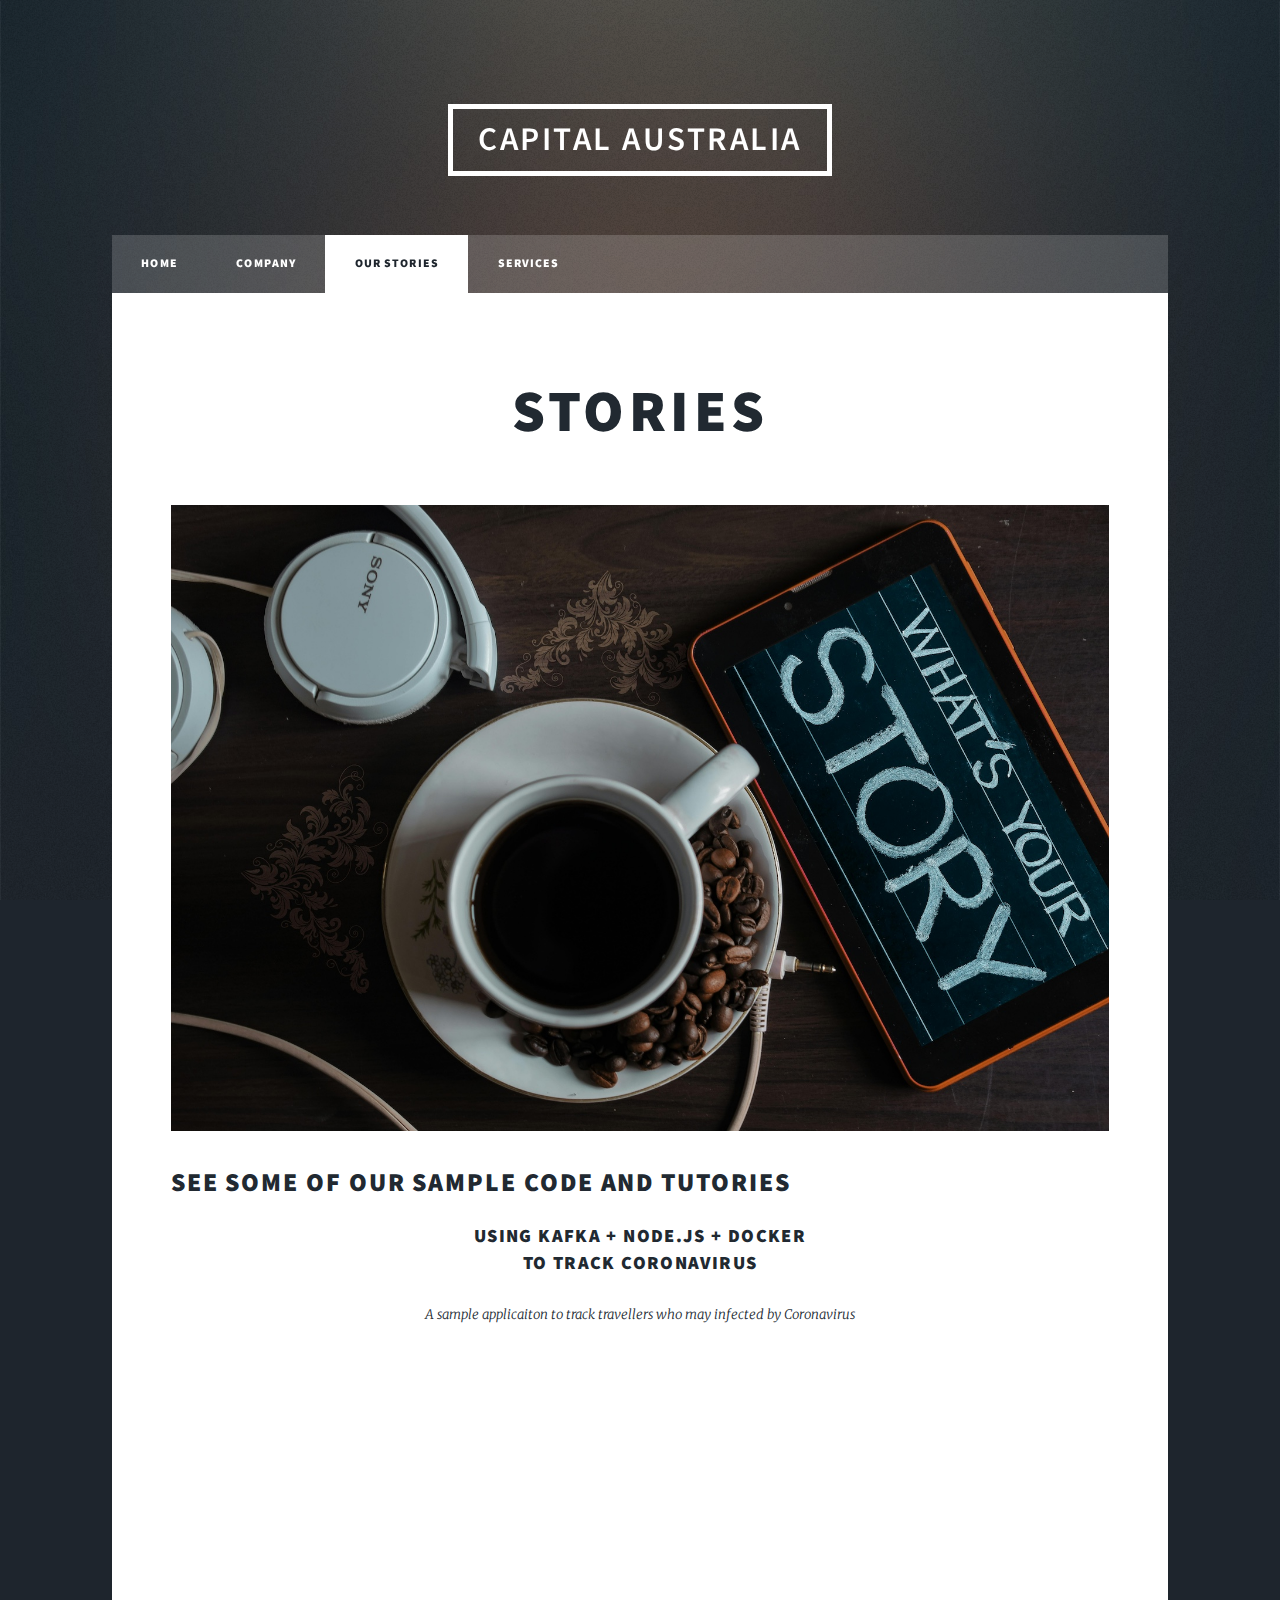
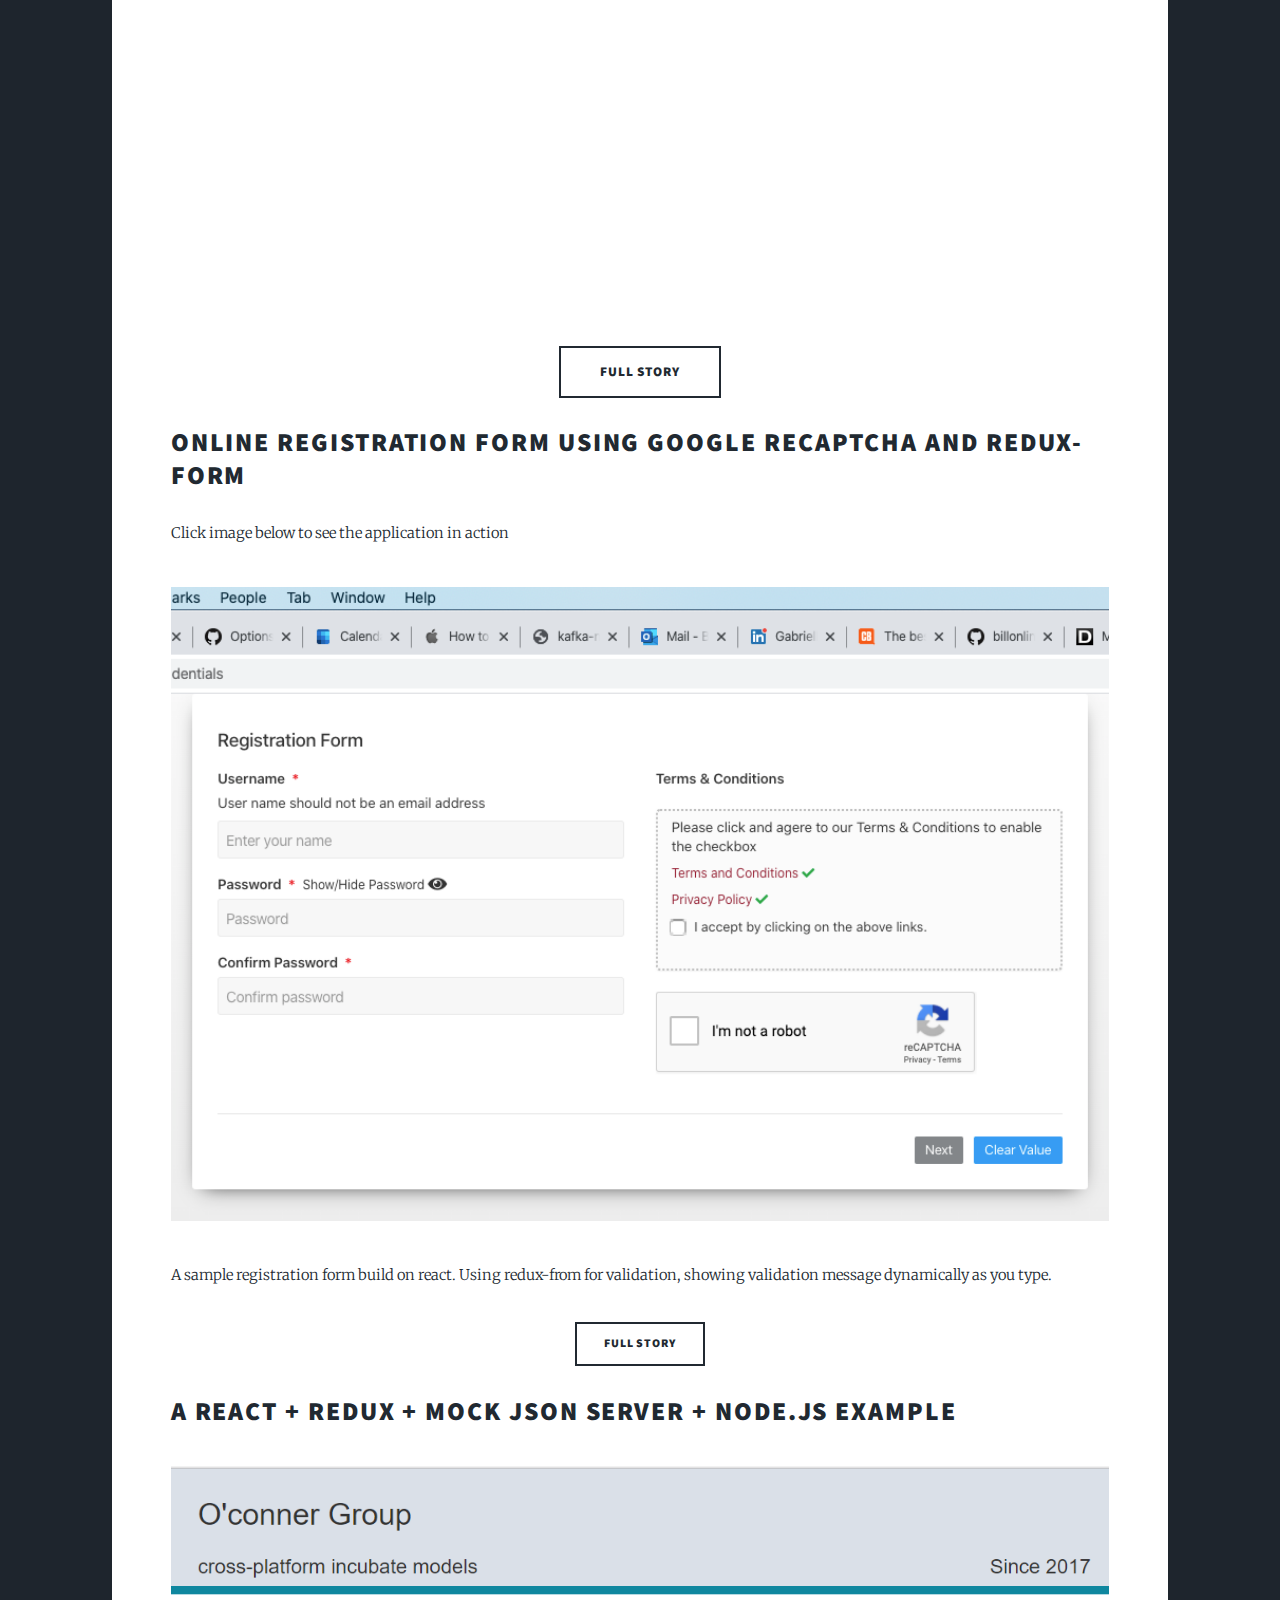
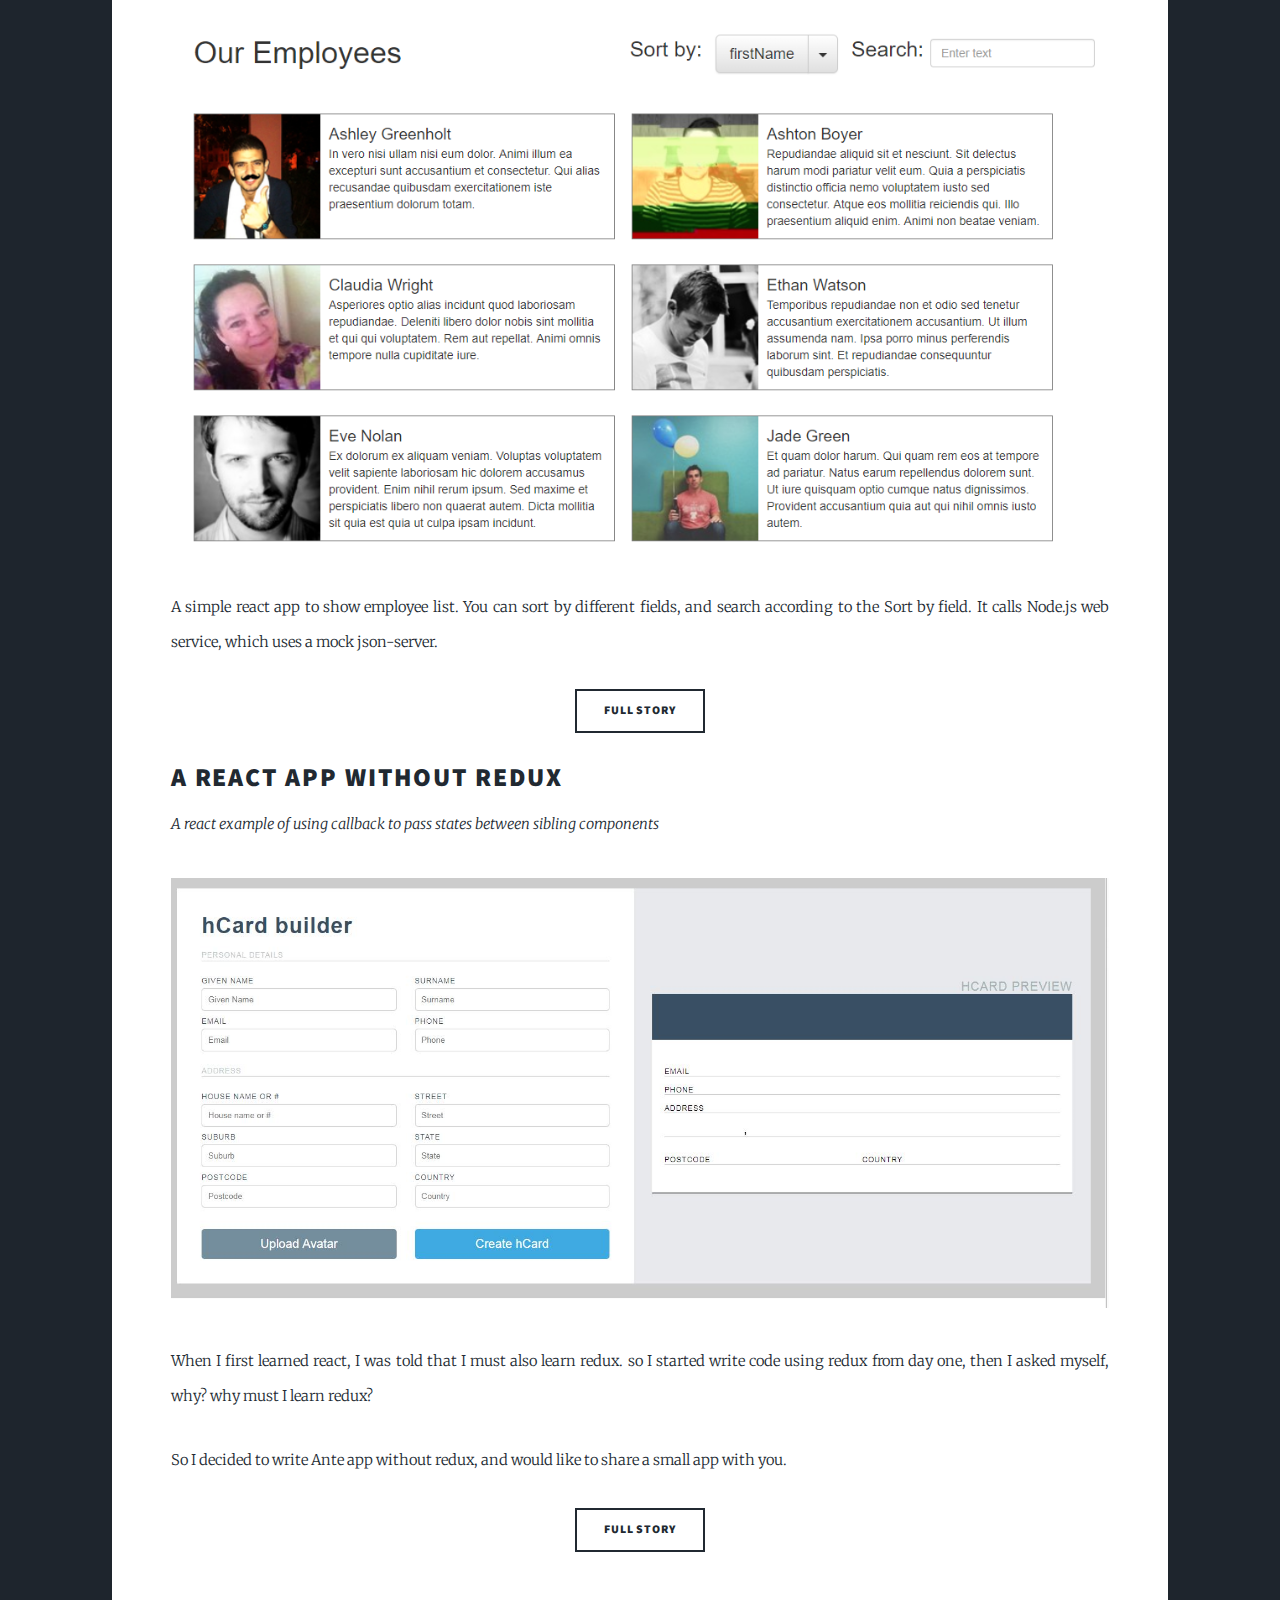
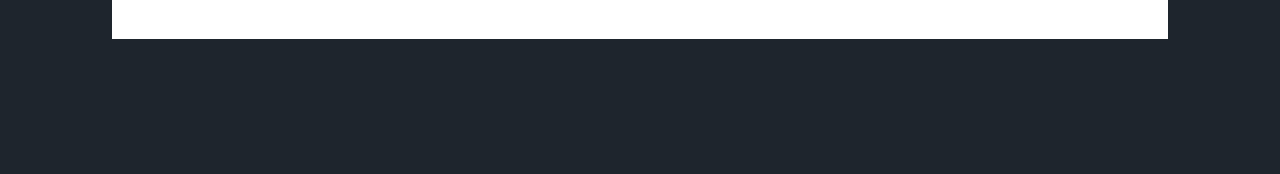
<file: stories.html>
<!DOCTYPE html>
<!--
	Massively by HTML5 UP
	html5up.net | @ajlkn
	Free for personal and commercial use under the CCA 3.0 license (html5up.net/license)
-->
<html>
  <head>
    <title>CAPITAL AUSTRALIA CONSORTIUM PTY LTD</title>
    <meta charset="utf-8" />
    <meta
      name="viewport"
      content="width=device-width, initial-scale=1, user-scalable=no"
    />
    <link rel="stylesheet" href="assets/css/main.css" />
    <noscript
      ><link rel="stylesheet" href="assets/css/noscript.css"
    /></noscript>
  </head>
  <body class="is-preload">
    <!-- Wrapper -->
    <div id="wrapper">
      <!-- Header -->
      <header id="header">
        <a href="index.html" class="logo">CAPITAL AUSTRALIA</a>
      </header>

      <!-- Nav -->
      <nav id="nav">
        <ul class="links">
          <li><a href="index.html">Home</a></li>
          <li><a href="company.html">Company</a></li>
          <li class="active"><a href="stories.html">Our Stories</a></li>
          <li><a href="services.html">Services</a></li>
        </ul>
      </nav>

      <!-- Main -->
      <div id="main">
        <!-- Post -->
        <section class="post">
          <header class="major">
            <h1>Stories</h1>
          </header>

          <span class="image fit"><img src="images/story.jpg" alt="" /></span>

          <header>
            <h2>See some of our sample code and tutories</h2>
          </header>

          <!-- Posts -->
          <section class="posts">
            <article class="post featured">
              <header class="major">
                <h3>
                  <a href="https://billonline33.github.io/kafka-nodejs-tutorial"
                    >Using Kafka + Node.JS + Docker<br />
                    to track Coronavirus</a
                  >
                </h3>
                <p>
                  A sample applicaiton to track travellers who may infected by
                  Coronavirus <br />
                </p>
              </header>
              <a
                href="https://billonline33.github.io/kafka-nodejs-tutorial"
                class="image main"
              >
                <p style="text-align: center">
                  <iframe
                    allow="accelerometer; autoplay; encrypted-media; gyroscope; picture-in-picture"
                    allowfullscreen=""
                    frameborder="0"
                    src="https://www.youtube.com/embed/WtiOrtr0TKo"
                    style="
                      max-width: 780px;
                      max-height: 500px;
                      width: 100%;
                      height: 56vw;
                    "
                  >
                  </iframe>
                </p>
              </a>

              <ul class="actions special">
                <li>
                  <a
                    href="https://billonline33.github.io/kafka-nodejs-tutorial"
                    class="button large"
                    >Full Story</a
                  >
                </li>
              </ul>
            </article>
            <article>
              <header>
                <h2>
                  <a
                    href="https://billonline33.github.io/employee-list-react/README.html"
                  >
                    Online registration form using Google reCAPTCHA and
                    redux-form
                  </a>
                </h2>
              </header>
              <p>Click image below to see the application in action</p>

              <a
                href="https://stackblitz.com/github/billonline33/react-redux-registration-sample"
                class="image fit"
                target="_blank"
                ><img
                  src="images/20190710/react-redux-form-registration.png"
                  alt="online registration"
              /></a>
              <p>
                A sample registration form build on react. Using redux-from for
                validation, showing validation message dynamically as you type.
              </p>
              <ul class="actions special">
                <li>
                  <a
                    href="https://billonline33.github.io/react-redux-registration-sample/"
                    class="button"
                    >Full Story</a
                  >
                </li>
              </ul>
            </article>

            <article>
              <header>
                <h2>
                  <a
                    href="https://billonline33.github.io/employee-list-react/README.html"
                  >
                    A react + redux + Mock Json Server + Node.js example
                  </a>
                </h2>
              </header>
              <a
                href="https://billonline33.github.io/employee-list-react/README.html"
                class="image fit"
                ><img src="images/20170820/home.PNG" alt="employee list"
              /></a>
              <p>
                A simple react app to show employee list. You can sort by
                different fields, and search according to the Sort by field. It
                calls Node.js web service, which uses a mock json-server.
              </p>
              <ul class="actions special">
                <li>
                  <a
                    href="https://billonline33.github.io/employee-list-react/README.html"
                    class="button"
                    >Full Story</a
                  >
                </li>
              </ul>
            </article>

            <article>
              <header>
                <h2>
                  <a href="https://billonline33.github.io/hcard-builder/"
                    >A React App without Redux
                  </a>
                </h2>
                <p>
                  A react example of using callback to pass states between
                  sibling components
                </p>
              </header>
              <a
                href="https://billonline33.github.io/hcard-builder/"
                class="image fit"
              >
                <img
                  src="images/20170424/EmptyScreen2.png"
                  alt="hcard builder"
                />
              </a>
              <p>
                When I first learned react, I was told that I must also learn
                redux. so I started write code using redux from day one, then I
                asked myself, why? why must I learn redux?
              </p>
              <p>
                So I decided to write Ante app without redux, and would like to
                share a small app with you.
              </p>
              <ul class="actions special">
                <li>
                  <a
                    href="https://billonline33.github.io/hcard-builder/"
                    class="button"
                    >Full Story</a
                  >
                </li>
              </ul>
            </article>
          </section>
        </section>
      </div>
    </div>

    <!-- Copyright -->
    <div id="copyright">
      <ul>
        <li></li>
      </ul>
    </div>

    <!-- Scripts -->
    <script src="assets/js/jquery.min.js"></script>
    <script src="assets/js/jquery.scrollex.min.js"></script>
    <script src="assets/js/jquery.scrolly.min.js"></script>
    <script src="assets/js/browser.min.js"></script>
    <script src="assets/js/breakpoints.min.js"></script>
    <script src="assets/js/util.js"></script>
    <script src="assets/js/main.js"></script>
  </body>
</html>
</file>
<file: assets/css/main.css>
@import url(fontawesome-all.min.css);
@import url('https://fonts.googleapis.com/css?family=Merriweather:300,700,300italic,700italic|Source+Sans+Pro:900');

/*
	Massively by HTML5 UP
	html5up.net | @ajlkn
	Free for personal and commercial use under the CCA 3.0 license (html5up.net/license)
*/

html,
body,
div,
span,
applet,
object,
iframe,
h1,
h2,
h3,
h4,
h5,
h6,
p,
blockquote,
pre,
a,
abbr,
acronym,
address,
big,
cite,
code,
del,
dfn,
em,
img,
ins,
kbd,
q,
s,
samp,
small,
strike,
strong,
sub,
sup,
tt,
var,
b,
u,
i,
center,
dl,
dt,
dd,
ol,
ul,
li,
fieldset,
form,
label,
legend,
table,
caption,
tbody,
tfoot,
thead,
tr,
th,
td,
article,
aside,
canvas,
details,
embed,
figure,
figcaption,
footer,
header,
hgroup,
menu,
nav,
output,
ruby,
section,
summary,
time,
mark,
audio,
video {
  margin: 0;
  padding: 0;
  border: 0;
  font-size: 100%;
  font: inherit;
  vertical-align: baseline;
}

article,
aside,
details,
figcaption,
figure,
footer,
header,
hgroup,
menu,
nav,
section {
  display: block;
}

body {
  line-height: 1;
}

ol,
ul {
  list-style: none;
}

blockquote,
q {
  quotes: none;
}

blockquote:before,
blockquote:after,
q:before,
q:after {
  content: '';
  content: none;
}

table {
  border-collapse: collapse;
  border-spacing: 0;
}

body {
  -webkit-text-size-adjust: none;
}

mark {
  background-color: transparent;
  color: inherit;
}

input::-moz-focus-inner {
  border: 0;
  padding: 0;
}

input,
select,
textarea {
  -moz-appearance: none;
  -webkit-appearance: none;
  -ms-appearance: none;
  appearance: none;
}

/* Basic */

@-ms-viewport {
  width: device-width;
}

body {
  -ms-overflow-style: scrollbar;
}

@media screen and (max-width: 480px) {
  html,
  body {
    min-width: 320px;
  }
}

html {
  box-sizing: border-box;
}

*,
*:before,
*:after {
  box-sizing: inherit;
}

body {
  background-color: #1e252d;
}

body.is-preload *,
body.is-preload *:before,
body.is-preload *:after {
  -moz-animation: none !important;
  -webkit-animation: none !important;
  -ms-animation: none !important;
  animation: none !important;
  -moz-transition: none !important;
  -webkit-transition: none !important;
  -ms-transition: none !important;
  transition: none !important;
}

/* Type */

html {
  font-size: 16pt;
}

@media screen and (max-width: 1680px) {
  html {
    font-size: 12pt;
  }
}

@media screen and (max-width: 1280px) {
  html {
    font-size: 11pt;
  }
}

@media screen and (max-width: 360px) {
  html {
    font-size: 10pt;
  }
}

body {
  color: #212931;
}

body,
input,
select,
textarea {
  font-family: 'Merriweather', Georgia, serif;
  font-weight: 300;
  font-size: 1rem;
  line-height: 2.375;
}

a {
  -moz-transition: color 0.2s ease-in-out, background-color 0.2s ease-in-out,
    border-color 0.2s ease-in-out, box-shadow 0.2s ease-in-out;
  -webkit-transition: color 0.2s ease-in-out, background-color 0.2s ease-in-out,
    border-color 0.2s ease-in-out, box-shadow 0.2s ease-in-out;
  -ms-transition: color 0.2s ease-in-out, background-color 0.2s ease-in-out,
    border-color 0.2s ease-in-out, box-shadow 0.2s ease-in-out;
  transition: color 0.2s ease-in-out, background-color 0.2s ease-in-out,
    border-color 0.2s ease-in-out, box-shadow 0.2s ease-in-out;
  border-bottom: dotted 1px;
  text-decoration: none;
}

a:hover {
  border-bottom-color: transparent;
}

strong,
b {
  font-weight: 600;
}

em,
i {
  font-style: italic;
}

p {
  text-align: justify;
  margin: 0 0 2rem 0;
}

h1,
h2,
h3,
h4,
h5,
h6 {
  font-family: 'Source Sans Pro', Helvetica, sans-serif;
  font-weight: 900;
  line-height: 1.5;
  letter-spacing: 0.075em;
  text-transform: uppercase;
  margin: 0 0 1rem 0;
}

h1 a,
h2 a,
h3 a,
h4 a,
h5 a,
h6 a {
  border-bottom: 0;
  color: inherit;
  text-decoration: none;
}

h1 {
  font-size: 4rem;
  line-height: 1.1;
  margin: 0 0 2rem 0;
}

h2 {
  font-size: 1.75rem;
  line-height: 1.3;
  margin: 0 0 1.5rem 0;
}

h3 {
  font-size: 1.25rem;
  margin: 0 0 1.5rem 0;
}

h4 {
  font-size: 1rem;
}

h5 {
  font-size: 0.9rem;
}

h6 {
  font-size: 0.8rem;
}

sub {
  font-size: 0.8rem;
  position: relative;
  top: 0.5rem;
}

sup {
  font-size: 0.8rem;
  position: relative;
  top: -0.5rem;
}

blockquote {
  border-left: solid 4px;
  font-style: italic;
  margin: 0 0 2rem 0;
  padding: 0.5rem 0 0.5rem 2rem;
}

code {
  border: solid 2px;
  font-family: 'Courier New', monospace;
  font-size: 0.9rem;
  margin: 0 0.25rem;
  padding: 0.25rem 0.65rem;
}

pre {
  -webkit-overflow-scrolling: touch;
  font-family: 'Courier New', monospace;
  font-size: 0.9rem;
  margin: 0 0 2rem 0;
}

pre code {
  display: block;
  line-height: 1.75;
  padding: 1rem 1.5rem;
  overflow-x: auto;
}

hr {
  border: 0;
  border-bottom: solid 2px;
  margin: 3rem 0;
}

hr.major {
  margin: 5rem 0;
}

.align-left {
  text-align: left;
}

.align-center {
  text-align: center;
}

.align-right {
  text-align: right;
}

input,
select,
textarea {
  color: #212931;
}

a {
  color: #212931;
  border-bottom-color: rgba(33, 41, 49, 0.5);
}

a:hover {
  border-bottom-color: transparent;
  color: #18bfef !important;
}

strong,
b {
  color: #212931;
}

h1,
h2,
h3,
h4,
h5,
h6 {
  color: #212931;
}

blockquote {
  border-left-color: #eeeeee;
}

code {
  background: rgba(220, 220, 220, 0.25);
  border-color: #eeeeee;
}

hr {
  border-bottom-color: #eeeeee;
}

/* Row */

.row {
  display: flex;
  flex-wrap: wrap;
  box-sizing: border-box;
  align-items: stretch;
}

.row > * {
  box-sizing: border-box;
}

.row.gtr-uniform > * > :last-child {
  margin-bottom: 0;
}

.row.aln-left {
  justify-content: flex-start;
}

.row.aln-center {
  justify-content: center;
}

.row.aln-right {
  justify-content: flex-end;
}

.row.aln-top {
  align-items: flex-start;
}

.row.aln-middle {
  align-items: center;
}

.row.aln-bottom {
  align-items: flex-end;
}

.row > .imp {
  order: -1;
}

.row > .col-1 {
  width: 8.33333%;
}

.row > .off-1 {
  margin-left: 8.33333%;
}

.row > .col-2 {
  width: 16.66667%;
}

.row > .off-2 {
  margin-left: 16.66667%;
}

.row > .col-3 {
  width: 25%;
}

.row > .off-3 {
  margin-left: 25%;
}

.row > .col-4 {
  width: 33.33333%;
}

.row > .off-4 {
  margin-left: 33.33333%;
}

.row > .col-5 {
  width: 41.66667%;
}

.row > .off-5 {
  margin-left: 41.66667%;
}

.row > .col-6 {
  width: 50%;
}

.row > .off-6 {
  margin-left: 50%;
}

.row > .col-7 {
  width: 58.33333%;
}

.row > .off-7 {
  margin-left: 58.33333%;
}

.row > .col-8 {
  width: 66.66667%;
}

.row > .off-8 {
  margin-left: 66.66667%;
}

.row > .col-9 {
  width: 75%;
}

.row > .off-9 {
  margin-left: 75%;
}

.row > .col-10 {
  width: 83.33333%;
}

.row > .off-10 {
  margin-left: 83.33333%;
}

.row > .col-11 {
  width: 91.66667%;
}

.row > .off-11 {
  margin-left: 91.66667%;
}

.row > .col-12 {
  width: 100%;
}

.row > .off-12 {
  margin-left: 100%;
}

.row.gtr-0 {
  margin-top: 0;
  margin-left: 0rem;
}

.row.gtr-0 > * {
  padding: 0 0 0 0rem;
}

.row.gtr-0.gtr-uniform {
  margin-top: 0rem;
}

.row.gtr-0.gtr-uniform > * {
  padding-top: 0rem;
}

.row.gtr-25 {
  margin-top: 0;
  margin-left: -0.375rem;
}

.row.gtr-25 > * {
  padding: 0 0 0 0.375rem;
}

.row.gtr-25.gtr-uniform {
  margin-top: -0.375rem;
}

.row.gtr-25.gtr-uniform > * {
  padding-top: 0.375rem;
}

.row.gtr-50 {
  margin-top: 0;
  margin-left: -0.75rem;
}

.row.gtr-50 > * {
  padding: 0 0 0 0.75rem;
}

.row.gtr-50.gtr-uniform {
  margin-top: -0.75rem;
}

.row.gtr-50.gtr-uniform > * {
  padding-top: 0.75rem;
}

.row {
  margin-top: 0;
  margin-left: -1.5rem;
}

.row > * {
  padding: 0 0 0 1.5rem;
}

.row.gtr-uniform {
  margin-top: -1.5rem;
}

.row.gtr-uniform > * {
  padding-top: 1.5rem;
}

.row.gtr-150 {
  margin-top: 0;
  margin-left: -2.25rem;
}

.row.gtr-150 > * {
  padding: 0 0 0 2.25rem;
}

.row.gtr-150.gtr-uniform {
  margin-top: -2.25rem;
}

.row.gtr-150.gtr-uniform > * {
  padding-top: 2.25rem;
}

.row.gtr-200 {
  margin-top: 0;
  margin-left: -3rem;
}

.row.gtr-200 > * {
  padding: 0 0 0 3rem;
}

.row.gtr-200.gtr-uniform {
  margin-top: -3rem;
}

.row.gtr-200.gtr-uniform > * {
  padding-top: 3rem;
}

@media screen and (max-width: 1680px) {
  .row {
    display: flex;
    flex-wrap: wrap;
    box-sizing: border-box;
    align-items: stretch;
  }

  .row > * {
    box-sizing: border-box;
  }

  .row.gtr-uniform > * > :last-child {
    margin-bottom: 0;
  }

  .row.aln-left {
    justify-content: flex-start;
  }

  .row.aln-center {
    justify-content: center;
  }

  .row.aln-right {
    justify-content: flex-end;
  }

  .row.aln-top {
    align-items: flex-start;
  }

  .row.aln-middle {
    align-items: center;
  }

  .row.aln-bottom {
    align-items: flex-end;
  }

  .row > .imp-xlarge {
    order: -1;
  }

  .row > .col-1-xlarge {
    width: 8.33333%;
  }

  .row > .off-1-xlarge {
    margin-left: 8.33333%;
  }

  .row > .col-2-xlarge {
    width: 16.66667%;
  }

  .row > .off-2-xlarge {
    margin-left: 16.66667%;
  }

  .row > .col-3-xlarge {
    width: 25%;
  }

  .row > .off-3-xlarge {
    margin-left: 25%;
  }

  .row > .col-4-xlarge {
    width: 33.33333%;
  }

  .row > .off-4-xlarge {
    margin-left: 33.33333%;
  }

  .row > .col-5-xlarge {
    width: 41.66667%;
  }

  .row > .off-5-xlarge {
    margin-left: 41.66667%;
  }

  .row > .col-6-xlarge {
    width: 50%;
  }

  .row > .off-6-xlarge {
    margin-left: 50%;
  }

  .row > .col-7-xlarge {
    width: 58.33333%;
  }

  .row > .off-7-xlarge {
    margin-left: 58.33333%;
  }

  .row > .col-8-xlarge {
    width: 66.66667%;
  }

  .row > .off-8-xlarge {
    margin-left: 66.66667%;
  }

  .row > .col-9-xlarge {
    width: 75%;
  }

  .row > .off-9-xlarge {
    margin-left: 75%;
  }

  .row > .col-10-xlarge {
    width: 83.33333%;
  }

  .row > .off-10-xlarge {
    margin-left: 83.33333%;
  }

  .row > .col-11-xlarge {
    width: 91.66667%;
  }

  .row > .off-11-xlarge {
    margin-left: 91.66667%;
  }

  .row > .col-12-xlarge {
    width: 100%;
  }

  .row > .off-12-xlarge {
    margin-left: 100%;
  }

  .row.gtr-0 {
    margin-top: 0;
    margin-left: 0rem;
  }

  .row.gtr-0 > * {
    padding: 0 0 0 0rem;
  }

  .row.gtr-0.gtr-uniform {
    margin-top: 0rem;
  }

  .row.gtr-0.gtr-uniform > * {
    padding-top: 0rem;
  }

  .row.gtr-25 {
    margin-top: 0;
    margin-left: -0.375rem;
  }

  .row.gtr-25 > * {
    padding: 0 0 0 0.375rem;
  }

  .row.gtr-25.gtr-uniform {
    margin-top: -0.375rem;
  }

  .row.gtr-25.gtr-uniform > * {
    padding-top: 0.375rem;
  }

  .row.gtr-50 {
    margin-top: 0;
    margin-left: -0.75rem;
  }

  .row.gtr-50 > * {
    padding: 0 0 0 0.75rem;
  }

  .row.gtr-50.gtr-uniform {
    margin-top: -0.75rem;
  }

  .row.gtr-50.gtr-uniform > * {
    padding-top: 0.75rem;
  }

  .row {
    margin-top: 0;
    margin-left: -1.5rem;
  }

  .row > * {
    padding: 0 0 0 1.5rem;
  }

  .row.gtr-uniform {
    margin-top: -1.5rem;
  }

  .row.gtr-uniform > * {
    padding-top: 1.5rem;
  }

  .row.gtr-150 {
    margin-top: 0;
    margin-left: -2.25rem;
  }

  .row.gtr-150 > * {
    padding: 0 0 0 2.25rem;
  }

  .row.gtr-150.gtr-uniform {
    margin-top: -2.25rem;
  }

  .row.gtr-150.gtr-uniform > * {
    padding-top: 2.25rem;
  }

  .row.gtr-200 {
    margin-top: 0;
    margin-left: -3rem;
  }

  .row.gtr-200 > * {
    padding: 0 0 0 3rem;
  }

  .row.gtr-200.gtr-uniform {
    margin-top: -3rem;
  }

  .row.gtr-200.gtr-uniform > * {
    padding-top: 3rem;
  }
}

@media screen and (max-width: 1280px) {
  .row {
    display: flex;
    flex-wrap: wrap;
    box-sizing: border-box;
    align-items: stretch;
  }

  .row > * {
    box-sizing: border-box;
  }

  .row.gtr-uniform > * > :last-child {
    margin-bottom: 0;
  }

  .row.aln-left {
    justify-content: flex-start;
  }

  .row.aln-center {
    justify-content: center;
  }

  .row.aln-right {
    justify-content: flex-end;
  }

  .row.aln-top {
    align-items: flex-start;
  }

  .row.aln-middle {
    align-items: center;
  }

  .row.aln-bottom {
    align-items: flex-end;
  }

  .row > .imp-large {
    order: -1;
  }

  .row > .col-1-large {
    width: 8.33333%;
  }

  .row > .off-1-large {
    margin-left: 8.33333%;
  }

  .row > .col-2-large {
    width: 16.66667%;
  }

  .row > .off-2-large {
    margin-left: 16.66667%;
  }

  .row > .col-3-large {
    width: 25%;
  }

  .row > .off-3-large {
    margin-left: 25%;
  }

  .row > .col-4-large {
    width: 33.33333%;
  }

  .row > .off-4-large {
    margin-left: 33.33333%;
  }

  .row > .col-5-large {
    width: 41.66667%;
  }

  .row > .off-5-large {
    margin-left: 41.66667%;
  }

  .row > .col-6-large {
    width: 50%;
  }

  .row > .off-6-large {
    margin-left: 50%;
  }

  .row > .col-7-large {
    width: 58.33333%;
  }

  .row > .off-7-large {
    margin-left: 58.33333%;
  }

  .row > .col-8-large {
    width: 66.66667%;
  }

  .row > .off-8-large {
    margin-left: 66.66667%;
  }

  .row > .col-9-large {
    width: 75%;
  }

  .row > .off-9-large {
    margin-left: 75%;
  }

  .row > .col-10-large {
    width: 83.33333%;
  }

  .row > .off-10-large {
    margin-left: 83.33333%;
  }

  .row > .col-11-large {
    width: 91.66667%;
  }

  .row > .off-11-large {
    margin-left: 91.66667%;
  }

  .row > .col-12-large {
    width: 100%;
  }

  .row > .off-12-large {
    margin-left: 100%;
  }

  .row.gtr-0 {
    margin-top: 0;
    margin-left: 0rem;
  }

  .row.gtr-0 > * {
    padding: 0 0 0 0rem;
  }

  .row.gtr-0.gtr-uniform {
    margin-top: 0rem;
  }

  .row.gtr-0.gtr-uniform > * {
    padding-top: 0rem;
  }

  .row.gtr-25 {
    margin-top: 0;
    margin-left: -0.375rem;
  }

  .row.gtr-25 > * {
    padding: 0 0 0 0.375rem;
  }

  .row.gtr-25.gtr-uniform {
    margin-top: -0.375rem;
  }

  .row.gtr-25.gtr-uniform > * {
    padding-top: 0.375rem;
  }

  .row.gtr-50 {
    margin-top: 0;
    margin-left: -0.75rem;
  }

  .row.gtr-50 > * {
    padding: 0 0 0 0.75rem;
  }

  .row.gtr-50.gtr-uniform {
    margin-top: -0.75rem;
  }

  .row.gtr-50.gtr-uniform > * {
    padding-top: 0.75rem;
  }

  .row {
    margin-top: 0;
    margin-left: -1.5rem;
  }

  .row > * {
    padding: 0 0 0 1.5rem;
  }

  .row.gtr-uniform {
    margin-top: -1.5rem;
  }

  .row.gtr-uniform > * {
    padding-top: 1.5rem;
  }

  .row.gtr-150 {
    margin-top: 0;
    margin-left: -2.25rem;
  }

  .row.gtr-150 > * {
    padding: 0 0 0 2.25rem;
  }

  .row.gtr-150.gtr-uniform {
    margin-top: -2.25rem;
  }

  .row.gtr-150.gtr-uniform > * {
    padding-top: 2.25rem;
  }

  .row.gtr-200 {
    margin-top: 0;
    margin-left: -3rem;
  }

  .row.gtr-200 > * {
    padding: 0 0 0 3rem;
  }

  .row.gtr-200.gtr-uniform {
    margin-top: -3rem;
  }

  .row.gtr-200.gtr-uniform > * {
    padding-top: 3rem;
  }
}

@media screen and (max-width: 980px) {
  .row {
    display: flex;
    flex-wrap: wrap;
    box-sizing: border-box;
    align-items: stretch;
  }

  .row > * {
    box-sizing: border-box;
  }

  .row.gtr-uniform > * > :last-child {
    margin-bottom: 0;
  }

  .row.aln-left {
    justify-content: flex-start;
  }

  .row.aln-center {
    justify-content: center;
  }

  .row.aln-right {
    justify-content: flex-end;
  }

  .row.aln-top {
    align-items: flex-start;
  }

  .row.aln-middle {
    align-items: center;
  }

  .row.aln-bottom {
    align-items: flex-end;
  }

  .row > .imp-medium {
    order: -1;
  }

  .row > .col-1-medium {
    width: 8.33333%;
  }

  .row > .off-1-medium {
    margin-left: 8.33333%;
  }

  .row > .col-2-medium {
    width: 16.66667%;
  }

  .row > .off-2-medium {
    margin-left: 16.66667%;
  }

  .row > .col-3-medium {
    width: 25%;
  }

  .row > .off-3-medium {
    margin-left: 25%;
  }

  .row > .col-4-medium {
    width: 33.33333%;
  }

  .row > .off-4-medium {
    margin-left: 33.33333%;
  }

  .row > .col-5-medium {
    width: 41.66667%;
  }

  .row > .off-5-medium {
    margin-left: 41.66667%;
  }

  .row > .col-6-medium {
    width: 50%;
  }

  .row > .off-6-medium {
    margin-left: 50%;
  }

  .row > .col-7-medium {
    width: 58.33333%;
  }

  .row > .off-7-medium {
    margin-left: 58.33333%;
  }

  .row > .col-8-medium {
    width: 66.66667%;
  }

  .row > .off-8-medium {
    margin-left: 66.66667%;
  }

  .row > .col-9-medium {
    width: 75%;
  }

  .row > .off-9-medium {
    margin-left: 75%;
  }

  .row > .col-10-medium {
    width: 83.33333%;
  }

  .row > .off-10-medium {
    margin-left: 83.33333%;
  }

  .row > .col-11-medium {
    width: 91.66667%;
  }

  .row > .off-11-medium {
    margin-left: 91.66667%;
  }

  .row > .col-12-medium {
    width: 100%;
  }

  .row > .off-12-medium {
    margin-left: 100%;
  }

  .row.gtr-0 {
    margin-top: 0;
    margin-left: 0rem;
  }

  .row.gtr-0 > * {
    padding: 0 0 0 0rem;
  }

  .row.gtr-0.gtr-uniform {
    margin-top: 0rem;
  }

  .row.gtr-0.gtr-uniform > * {
    padding-top: 0rem;
  }

  .row.gtr-25 {
    margin-top: 0;
    margin-left: -0.375rem;
  }

  .row.gtr-25 > * {
    padding: 0 0 0 0.375rem;
  }

  .row.gtr-25.gtr-uniform {
    margin-top: -0.375rem;
  }

  .row.gtr-25.gtr-uniform > * {
    padding-top: 0.375rem;
  }

  .row.gtr-50 {
    margin-top: 0;
    margin-left: -0.75rem;
  }

  .row.gtr-50 > * {
    padding: 0 0 0 0.75rem;
  }

  .row.gtr-50.gtr-uniform {
    margin-top: -0.75rem;
  }

  .row.gtr-50.gtr-uniform > * {
    padding-top: 0.75rem;
  }

  .row {
    margin-top: 0;
    margin-left: -1.5rem;
  }

  .row > * {
    padding: 0 0 0 1.5rem;
  }

  .row.gtr-uniform {
    margin-top: -1.5rem;
  }

  .row.gtr-uniform > * {
    padding-top: 1.5rem;
  }

  .row.gtr-150 {
    margin-top: 0;
    margin-left: -2.25rem;
  }

  .row.gtr-150 > * {
    padding: 0 0 0 2.25rem;
  }

  .row.gtr-150.gtr-uniform {
    margin-top: -2.25rem;
  }

  .row.gtr-150.gtr-uniform > * {
    padding-top: 2.25rem;
  }

  .row.gtr-200 {
    margin-top: 0;
    margin-left: -3rem;
  }

  .row.gtr-200 > * {
    padding: 0 0 0 3rem;
  }

  .row.gtr-200.gtr-uniform {
    margin-top: -3rem;
  }

  .row.gtr-200.gtr-uniform > * {
    padding-top: 3rem;
  }
}

@media screen and (max-width: 736px) {
  .row {
    display: flex;
    flex-wrap: wrap;
    box-sizing: border-box;
    align-items: stretch;
  }

  .row > * {
    box-sizing: border-box;
  }

  .row.gtr-uniform > * > :last-child {
    margin-bottom: 0;
  }

  .row.aln-left {
    justify-content: flex-start;
  }

  .row.aln-center {
    justify-content: center;
  }

  .row.aln-right {
    justify-content: flex-end;
  }

  .row.aln-top {
    align-items: flex-start;
  }

  .row.aln-middle {
    align-items: center;
  }

  .row.aln-bottom {
    align-items: flex-end;
  }

  .row > .imp-small {
    order: -1;
  }

  .row > .col-1-small {
    width: 8.33333%;
  }

  .row > .off-1-small {
    margin-left: 8.33333%;
  }

  .row > .col-2-small {
    width: 16.66667%;
  }

  .row > .off-2-small {
    margin-left: 16.66667%;
  }

  .row > .col-3-small {
    width: 25%;
  }

  .row > .off-3-small {
    margin-left: 25%;
  }

  .row > .col-4-small {
    width: 33.33333%;
  }

  .row > .off-4-small {
    margin-left: 33.33333%;
  }

  .row > .col-5-small {
    width: 41.66667%;
  }

  .row > .off-5-small {
    margin-left: 41.66667%;
  }

  .row > .col-6-small {
    width: 50%;
  }

  .row > .off-6-small {
    margin-left: 50%;
  }

  .row > .col-7-small {
    width: 58.33333%;
  }

  .row > .off-7-small {
    margin-left: 58.33333%;
  }

  .row > .col-8-small {
    width: 66.66667%;
  }

  .row > .off-8-small {
    margin-left: 66.66667%;
  }

  .row > .col-9-small {
    width: 75%;
  }

  .row > .off-9-small {
    margin-left: 75%;
  }

  .row > .col-10-small {
    width: 83.33333%;
  }

  .row > .off-10-small {
    margin-left: 83.33333%;
  }

  .row > .col-11-small {
    width: 91.66667%;
  }

  .row > .off-11-small {
    margin-left: 91.66667%;
  }

  .row > .col-12-small {
    width: 100%;
  }

  .row > .off-12-small {
    margin-left: 100%;
  }

  .row.gtr-0 {
    margin-top: 0;
    margin-left: 0rem;
  }

  .row.gtr-0 > * {
    padding: 0 0 0 0rem;
  }

  .row.gtr-0.gtr-uniform {
    margin-top: 0rem;
  }

  .row.gtr-0.gtr-uniform > * {
    padding-top: 0rem;
  }

  .row.gtr-25 {
    margin-top: 0;
    margin-left: -0.375rem;
  }

  .row.gtr-25 > * {
    padding: 0 0 0 0.375rem;
  }

  .row.gtr-25.gtr-uniform {
    margin-top: -0.375rem;
  }

  .row.gtr-25.gtr-uniform > * {
    padding-top: 0.375rem;
  }

  .row.gtr-50 {
    margin-top: 0;
    margin-left: -0.75rem;
  }

  .row.gtr-50 > * {
    padding: 0 0 0 0.75rem;
  }

  .row.gtr-50.gtr-uniform {
    margin-top: -0.75rem;
  }

  .row.gtr-50.gtr-uniform > * {
    padding-top: 0.75rem;
  }

  .row {
    margin-top: 0;
    margin-left: -1.5rem;
  }

  .row > * {
    padding: 0 0 0 1.5rem;
  }

  .row.gtr-uniform {
    margin-top: -1.5rem;
  }

  .row.gtr-uniform > * {
    padding-top: 1.5rem;
  }

  .row.gtr-150 {
    margin-top: 0;
    margin-left: -2.25rem;
  }

  .row.gtr-150 > * {
    padding: 0 0 0 2.25rem;
  }

  .row.gtr-150.gtr-uniform {
    margin-top: -2.25rem;
  }

  .row.gtr-150.gtr-uniform > * {
    padding-top: 2.25rem;
  }

  .row.gtr-200 {
    margin-top: 0;
    margin-left: -3rem;
  }

  .row.gtr-200 > * {
    padding: 0 0 0 3rem;
  }

  .row.gtr-200.gtr-uniform {
    margin-top: -3rem;
  }

  .row.gtr-200.gtr-uniform > * {
    padding-top: 3rem;
  }
}

@media screen and (max-width: 480px) {
  .row {
    display: flex;
    flex-wrap: wrap;
    box-sizing: border-box;
    align-items: stretch;
  }

  .row > * {
    box-sizing: border-box;
  }

  .row.gtr-uniform > * > :last-child {
    margin-bottom: 0;
  }

  .row.aln-left {
    justify-content: flex-start;
  }

  .row.aln-center {
    justify-content: center;
  }

  .row.aln-right {
    justify-content: flex-end;
  }

  .row.aln-top {
    align-items: flex-start;
  }

  .row.aln-middle {
    align-items: center;
  }

  .row.aln-bottom {
    align-items: flex-end;
  }

  .row > .imp-xsmall {
    order: -1;
  }

  .row > .col-1-xsmall {
    width: 8.33333%;
  }

  .row > .off-1-xsmall {
    margin-left: 8.33333%;
  }

  .row > .col-2-xsmall {
    width: 16.66667%;
  }

  .row > .off-2-xsmall {
    margin-left: 16.66667%;
  }

  .row > .col-3-xsmall {
    width: 25%;
  }

  .row > .off-3-xsmall {
    margin-left: 25%;
  }

  .row > .col-4-xsmall {
    width: 33.33333%;
  }

  .row > .off-4-xsmall {
    margin-left: 33.33333%;
  }

  .row > .col-5-xsmall {
    width: 41.66667%;
  }

  .row > .off-5-xsmall {
    margin-left: 41.66667%;
  }

  .row > .col-6-xsmall {
    width: 50%;
  }

  .row > .off-6-xsmall {
    margin-left: 50%;
  }

  .row > .col-7-xsmall {
    width: 58.33333%;
  }

  .row > .off-7-xsmall {
    margin-left: 58.33333%;
  }

  .row > .col-8-xsmall {
    width: 66.66667%;
  }

  .row > .off-8-xsmall {
    margin-left: 66.66667%;
  }

  .row > .col-9-xsmall {
    width: 75%;
  }

  .row > .off-9-xsmall {
    margin-left: 75%;
  }

  .row > .col-10-xsmall {
    width: 83.33333%;
  }

  .row > .off-10-xsmall {
    margin-left: 83.33333%;
  }

  .row > .col-11-xsmall {
    width: 91.66667%;
  }

  .row > .off-11-xsmall {
    margin-left: 91.66667%;
  }

  .row > .col-12-xsmall {
    width: 100%;
  }

  .row > .off-12-xsmall {
    margin-left: 100%;
  }

  .row.gtr-0 {
    margin-top: 0;
    margin-left: 0rem;
  }

  .row.gtr-0 > * {
    padding: 0 0 0 0rem;
  }

  .row.gtr-0.gtr-uniform {
    margin-top: 0rem;
  }

  .row.gtr-0.gtr-uniform > * {
    padding-top: 0rem;
  }

  .row.gtr-25 {
    margin-top: 0;
    margin-left: -0.375rem;
  }

  .row.gtr-25 > * {
    padding: 0 0 0 0.375rem;
  }

  .row.gtr-25.gtr-uniform {
    margin-top: -0.375rem;
  }

  .row.gtr-25.gtr-uniform > * {
    padding-top: 0.375rem;
  }

  .row.gtr-50 {
    margin-top: 0;
    margin-left: -0.75rem;
  }

  .row.gtr-50 > * {
    padding: 0 0 0 0.75rem;
  }

  .row.gtr-50.gtr-uniform {
    margin-top: -0.75rem;
  }

  .row.gtr-50.gtr-uniform > * {
    padding-top: 0.75rem;
  }

  .row {
    margin-top: 0;
    margin-left: -1.5rem;
  }

  .row > * {
    padding: 0 0 0 1.5rem;
  }

  .row.gtr-uniform {
    margin-top: -1.5rem;
  }

  .row.gtr-uniform > * {
    padding-top: 1.5rem;
  }

  .row.gtr-150 {
    margin-top: 0;
    margin-left: -2.25rem;
  }

  .row.gtr-150 > * {
    padding: 0 0 0 2.25rem;
  }

  .row.gtr-150.gtr-uniform {
    margin-top: -2.25rem;
  }

  .row.gtr-150.gtr-uniform > * {
    padding-top: 2.25rem;
  }

  .row.gtr-200 {
    margin-top: 0;
    margin-left: -3rem;
  }

  .row.gtr-200 > * {
    padding: 0 0 0 3rem;
  }

  .row.gtr-200.gtr-uniform {
    margin-top: -3rem;
  }

  .row.gtr-200.gtr-uniform > * {
    padding-top: 3rem;
  }
}

@media screen and (max-width: 360px) {
  .row {
    display: flex;
    flex-wrap: wrap;
    box-sizing: border-box;
    align-items: stretch;
  }

  .row > * {
    box-sizing: border-box;
  }

  .row.gtr-uniform > * > :last-child {
    margin-bottom: 0;
  }

  .row.aln-left {
    justify-content: flex-start;
  }

  .row.aln-center {
    justify-content: center;
  }

  .row.aln-right {
    justify-content: flex-end;
  }

  .row.aln-top {
    align-items: flex-start;
  }

  .row.aln-middle {
    align-items: center;
  }

  .row.aln-bottom {
    align-items: flex-end;
  }

  .row > .imp-xxsmall {
    order: -1;
  }

  .row > .col-1-xxsmall {
    width: 8.33333%;
  }

  .row > .off-1-xxsmall {
    margin-left: 8.33333%;
  }

  .row > .col-2-xxsmall {
    width: 16.66667%;
  }

  .row > .off-2-xxsmall {
    margin-left: 16.66667%;
  }

  .row > .col-3-xxsmall {
    width: 25%;
  }

  .row > .off-3-xxsmall {
    margin-left: 25%;
  }

  .row > .col-4-xxsmall {
    width: 33.33333%;
  }

  .row > .off-4-xxsmall {
    margin-left: 33.33333%;
  }

  .row > .col-5-xxsmall {
    width: 41.66667%;
  }

  .row > .off-5-xxsmall {
    margin-left: 41.66667%;
  }

  .row > .col-6-xxsmall {
    width: 50%;
  }

  .row > .off-6-xxsmall {
    margin-left: 50%;
  }

  .row > .col-7-xxsmall {
    width: 58.33333%;
  }

  .row > .off-7-xxsmall {
    margin-left: 58.33333%;
  }

  .row > .col-8-xxsmall {
    width: 66.66667%;
  }

  .row > .off-8-xxsmall {
    margin-left: 66.66667%;
  }

  .row > .col-9-xxsmall {
    width: 75%;
  }

  .row > .off-9-xxsmall {
    margin-left: 75%;
  }

  .row > .col-10-xxsmall {
    width: 83.33333%;
  }

  .row > .off-10-xxsmall {
    margin-left: 83.33333%;
  }

  .row > .col-11-xxsmall {
    width: 91.66667%;
  }

  .row > .off-11-xxsmall {
    margin-left: 91.66667%;
  }

  .row > .col-12-xxsmall {
    width: 100%;
  }

  .row > .off-12-xxsmall {
    margin-left: 100%;
  }

  .row.gtr-0 {
    margin-top: 0;
    margin-left: 0rem;
  }

  .row.gtr-0 > * {
    padding: 0 0 0 0rem;
  }

  .row.gtr-0.gtr-uniform {
    margin-top: 0rem;
  }

  .row.gtr-0.gtr-uniform > * {
    padding-top: 0rem;
  }

  .row.gtr-25 {
    margin-top: 0;
    margin-left: -0.375rem;
  }

  .row.gtr-25 > * {
    padding: 0 0 0 0.375rem;
  }

  .row.gtr-25.gtr-uniform {
    margin-top: -0.375rem;
  }

  .row.gtr-25.gtr-uniform > * {
    padding-top: 0.375rem;
  }

  .row.gtr-50 {
    margin-top: 0;
    margin-left: -0.75rem;
  }

  .row.gtr-50 > * {
    padding: 0 0 0 0.75rem;
  }

  .row.gtr-50.gtr-uniform {
    margin-top: -0.75rem;
  }

  .row.gtr-50.gtr-uniform > * {
    padding-top: 0.75rem;
  }

  .row {
    margin-top: 0;
    margin-left: -1.5rem;
  }

  .row > * {
    padding: 0 0 0 1.5rem;
  }

  .row.gtr-uniform {
    margin-top: -1.5rem;
  }

  .row.gtr-uniform > * {
    padding-top: 1.5rem;
  }

  .row.gtr-150 {
    margin-top: 0;
    margin-left: -2.25rem;
  }

  .row.gtr-150 > * {
    padding: 0 0 0 2.25rem;
  }

  .row.gtr-150.gtr-uniform {
    margin-top: -2.25rem;
  }

  .row.gtr-150.gtr-uniform > * {
    padding-top: 2.25rem;
  }

  .row.gtr-200 {
    margin-top: 0;
    margin-left: -3rem;
  }

  .row.gtr-200 > * {
    padding: 0 0 0 3rem;
  }

  .row.gtr-200.gtr-uniform {
    margin-top: -3rem;
  }

  .row.gtr-200.gtr-uniform > * {
    padding-top: 3rem;
  }
}

/* Box */

.box {
  border: solid 2px;
  margin-bottom: 2rem;
  padding: 1.5rem;
}

.box > :last-child,
.box > :last-child > :last-child,
.box > :last-child > :last-child > :last-child {
  margin-bottom: 0;
}

.box.alt {
  border: 0;
  border-radius: 0;
  padding: 0;
}

.box {
  border-color: #eeeeee;
}

/* Button */

input[type='submit'],
input[type='reset'],
input[type='button'],
button,
.button {
  -moz-appearance: none;
  -webkit-appearance: none;
  -ms-appearance: none;
  appearance: none;
  -moz-transition: background-color 0.2s ease-in-out,
    box-shadow 0.2s ease-in-out, color 0.2s ease-in-out;
  -webkit-transition: background-color 0.2s ease-in-out,
    box-shadow 0.2s ease-in-out, color 0.2s ease-in-out;
  -ms-transition: background-color 0.2s ease-in-out, box-shadow 0.2s ease-in-out,
    color 0.2s ease-in-out;
  transition: background-color 0.2s ease-in-out, box-shadow 0.2s ease-in-out,
    color 0.2s ease-in-out;
  border: 0;
  border-radius: 0;
  cursor: pointer;
  display: inline-block;
  font-family: 'Source Sans Pro', Helvetica, sans-serif;
  font-size: 0.8rem;
  font-weight: 900;
  letter-spacing: 0.075em;
  height: 3rem;
  line-height: 3rem;
  padding: 0 2rem;
  text-align: center;
  text-decoration: none;
  text-transform: uppercase;
  white-space: nowrap;
}

input[type='submit'].icon:before,
input[type='reset'].icon:before,
input[type='button'].icon:before,
button.icon:before,
.button.icon:before {
  margin-right: 0.5rem;
}

input[type='submit'].icon.solo,
input[type='reset'].icon.solo,
input[type='button'].icon.solo,
button.icon.solo,
.button.icon.solo {
  position: relative;
  width: 4rem;
  height: 4rem;
  line-height: 4rem;
  border-radius: 4rem;
  text-indent: 4rem;
  overflow: hidden;
  padding: 0;
  white-space: nowrap;
}

input[type='submit'].icon.solo:before,
input[type='reset'].icon.solo:before,
input[type='button'].icon.solo:before,
button.icon.solo:before,
.button.icon.solo:before {
  position: absolute;
  display: block;
  top: 0;
  left: 0;
  width: inherit;
  height: inherit;
  line-height: inherit;
  font-size: 1.25rem;
  margin-right: 0;
  text-align: center;
  text-indent: 0;
}

input[type='submit'].fit,
input[type='reset'].fit,
input[type='button'].fit,
button.fit,
.button.fit {
  width: 100%;
}

input[type='submit'].small,
input[type='reset'].small,
input[type='button'].small,
button.small,
.button.small {
  font-size: 0.7rem;
  height: 2.5rem;
  line-height: 2.5rem;
  padding: 0 1.5rem;
}

input[type='submit'].large,
input[type='reset'].large,
input[type='button'].large,
button.large,
.button.large {
  font-size: 0.9rem;
  height: 3.5rem;
  line-height: 3.5rem;
  padding: 0 2.75rem;
}

@media screen and (max-width: 980px) {
  input[type='submit'],
  input[type='reset'],
  input[type='button'],
  button,
  .button {
    font-size: 0.9rem;
    height: 3.25rem;
    line-height: 3.25rem;
  }

  input[type='submit'].large,
  input[type='reset'].large,
  input[type='button'].large,
  button.large,
  .button.large {
    font-size: 1rem;
    height: 3.75rem;
    line-height: 3.75rem;
  }
}

input[type='submit'].disabled,
input[type='submit']:disabled,
input[type='reset'].disabled,
input[type='reset']:disabled,
input[type='button'].disabled,
input[type='button']:disabled,
button.disabled,
button:disabled,
.button.disabled,
.button:disabled {
  pointer-events: none;
  opacity: 0.25;
}

input[type='submit'],
input[type='reset'],
input[type='button'],
button,
.button {
  background-color: transparent;
  box-shadow: inset 0 0 0 2px #212931;
  color: #212931 !important;
}

input[type='submit']:hover,
input[type='reset']:hover,
input[type='button']:hover,
button:hover,
.button:hover {
  box-shadow: inset 0 0 0 2px #18bfef;
  color: #18bfef !important;
}

input[type='submit'].primary,
input[type='reset'].primary,
input[type='button'].primary,
button.primary,
.button.primary {
  background-color: #212931;
  box-shadow: none;
  color: #ffffff !important;
}

input[type='submit'].primary:hover,
input[type='reset'].primary:hover,
input[type='button'].primary:hover,
button.primary:hover,
.button.primary:hover {
  background-color: #18bfef;
}

/* Form */

form {
  margin: 0 0 2rem 0;
}

form > :last-child {
  margin-bottom: 0;
}

form > .fields {
  display: -moz-flex;
  display: -webkit-flex;
  display: -ms-flex;
  display: flex;
  -moz-flex-wrap: wrap;
  -webkit-flex-wrap: wrap;
  -ms-flex-wrap: wrap;
  flex-wrap: wrap;
  width: calc(100% + 3rem);
  margin: -1.5rem 0 2rem -1.5rem;
}

form > .fields > .field {
  -moz-flex-grow: 0;
  -webkit-flex-grow: 0;
  -ms-flex-grow: 0;
  flex-grow: 0;
  -moz-flex-shrink: 0;
  -webkit-flex-shrink: 0;
  -ms-flex-shrink: 0;
  flex-shrink: 0;
  padding: 1.5rem 0 0 1.5rem;
  width: calc(100% - 1.5rem);
}

form > .fields > .field.half {
  width: calc(50% - 0.75rem);
}

form > .fields > .field.third {
  width: calc(100% / 3 - 0.5rem);
}

form > .fields > .field.quarter {
  width: calc(25% - 0.375rem);
}

@media screen and (max-width: 480px) {
  form > .fields {
    width: calc(100% + 3rem);
    margin: -1.5rem 0 2rem -1.5rem;
  }

  form > .fields > .field {
    padding: 1.5rem 0 0 1.5rem;
    width: calc(100% - 1.5rem);
  }

  form > .fields > .field.half {
    width: calc(100% - 1.5rem);
  }

  form > .fields > .field.third {
    width: calc(100% - 1.5rem);
  }

  form > .fields > .field.quarter {
    width: calc(100% - 1.5rem);
  }
}

label {
  display: block;
  font-family: 'Source Sans Pro', Helvetica, sans-serif;
  font-weight: 900;
  line-height: 1.5;
  letter-spacing: 0.075em;
  font-size: 0.8rem;
  text-transform: uppercase;
  margin: 0 0 0.75rem 0;
}

@media screen and (max-width: 980px) {
  label {
    font-size: 0.9rem;
  }
}

input[type='text'],
input[type='password'],
input[type='email'],
select,
textarea {
  -moz-appearance: none;
  -webkit-appearance: none;
  -ms-appearance: none;
  appearance: none;
  background: transparent;
  border-radius: 0;
  border: solid 2px;
  color: inherit;
  display: block;
  outline: 0;
  padding: 0 1rem;
  text-decoration: none;
  width: 100%;
}

input[type='text']:invalid,
input[type='password']:invalid,
input[type='email']:invalid,
select:invalid,
textarea:invalid {
  box-shadow: none;
}

select {
  background-size: 1.25rem;
  background-repeat: no-repeat;
  background-position: calc(100% - 1rem) center;
  height: 3rem;
  padding-right: 3rem;
  text-overflow: ellipsis;
}

select:focus::-ms-value {
  background-color: transparent;
}

select::-ms-expand {
  display: none;
}

input[type='text'],
input[type='password'],
input[type='email'],
select {
  height: 3rem;
}

textarea {
  padding: 0.75rem 1rem;
}

input[type='checkbox'],
input[type='radio'] {
  -moz-appearance: none;
  -webkit-appearance: none;
  -ms-appearance: none;
  appearance: none;
  display: block;
  float: left;
  margin-right: -2rem;
  opacity: 0;
  width: 1rem;
  z-index: -1;
}

input[type='checkbox'] + label,
input[type='radio'] + label {
  text-decoration: none;
  cursor: pointer;
  display: inline-block;
  font-size: 1rem;
  letter-spacing: 0;
  font-family: 'Merriweather', Georgia, serif;
  text-transform: none;
  font-weight: 300;
  padding-left: 2.8rem;
  padding-right: 1rem;
  position: relative;
}

input[type='checkbox'] + label:before,
input[type='radio'] + label:before {
  -moz-osx-font-smoothing: grayscale;
  -webkit-font-smoothing: antialiased;
  display: inline-block;
  font-style: normal;
  font-variant: normal;
  text-rendering: auto;
  line-height: 1;
  text-transform: none !important;
  font-family: 'Font Awesome 5 Free';
  font-weight: 900;
}

input[type='checkbox'] + label:before,
input[type='radio'] + label:before {
  border-radius: 0;
  border: solid 2px;
  content: '';
  display: inline-block;
  font-size: 0.8rem;
  height: 1.8rem;
  left: 0;
  line-height: 1.65rem;
  position: absolute;
  text-align: center;
  top: -0.125rem;
  width: 1.8rem;
}

input[type='checkbox']:checked + label:before,
input[type='radio']:checked + label:before {
  content: '\f00c';
}

input[type='checkbox'] + label:before {
  border-radius: 0;
}

input[type='radio'] + label:before {
  border-radius: 100%;
}

::-webkit-input-placeholder {
  opacity: 1;
}

:-moz-placeholder {
  opacity: 1;
}

::-moz-placeholder {
  opacity: 1;
}

:-ms-input-placeholder {
  opacity: 1;
}

label {
  color: #212931;
}

input[type='text'],
input[type='password'],
input[type='email'],
select,
textarea {
  border-color: #eeeeee;
}

input[type='text']:focus,
input[type='password']:focus,
input[type='email']:focus,
select:focus,
textarea:focus {
  border-color: #18bfef;
}

select {
  background-image: url("data:image/svg+xml;charset=utf8,%3Csvg xmlns='http://www.w3.org/2000/svg' width='40' height='40' preserveAspectRatio='none' viewBox='0 0 40 40'%3E%3Cpath d='M9.4,12.3l10.4,10.4l10.4-10.4c0.2-0.2,0.5-0.4,0.9-0.4c0.3,0,0.6,0.1,0.9,0.4l3.3,3.3c0.2,0.2,0.4,0.5,0.4,0.9 c0,0.4-0.1,0.6-0.4,0.9L20.7,31.9c-0.2,0.2-0.5,0.4-0.9,0.4c-0.3,0-0.6-0.1-0.9-0.4L4.3,17.3c-0.2-0.2-0.4-0.5-0.4-0.9 c0-0.4,0.1-0.6,0.4-0.9l3.3-3.3c0.2-0.2,0.5-0.4,0.9-0.4S9.1,12.1,9.4,12.3z' fill='%23eeeeee' /%3E%3C/svg%3E");
}

select option {
  background-color: #ffffff;
  color: #212931;
}

.select-wrapper:before {
  color: #eeeeee;
}

input[type='checkbox'] + label,
input[type='radio'] + label {
  color: #212931;
}

input[type='checkbox'] + label:before,
input[type='radio'] + label:before {
  border-color: #eeeeee;
}

input[type='checkbox']:checked + label:before,
input[type='radio']:checked + label:before {
  background-color: #212931;
  border-color: #212931;
  color: #ffffff;
}

input[type='checkbox']:focus + label:before,
input[type='radio']:focus + label:before {
  border-color: #18bfef;
}

::-webkit-input-placeholder {
  color: #909498 !important;
}

:-moz-placeholder {
  color: #909498 !important;
}

::-moz-placeholder {
  color: #909498 !important;
}

:-ms-input-placeholder {
  color: #909498 !important;
}

.formerize-placeholder {
  color: #909498 !important;
}

/* Icon */

.icon {
  text-decoration: none;
  border-bottom: none;
  position: relative;
}

.icon:before {
  -moz-osx-font-smoothing: grayscale;
  -webkit-font-smoothing: antialiased;
  display: inline-block;
  font-style: normal;
  font-variant: normal;
  text-rendering: auto;
  line-height: 1;
  text-transform: none !important;
  font-family: 'Font Awesome 5 Free';
  font-weight: 400;
}

.icon > .label {
  display: none;
}

.icon:before {
  line-height: inherit;
}

.icon.solid:before {
  font-weight: 900;
}

.icon.brands:before {
  font-family: 'Font Awesome 5 Brands';
}

/* Image */

.image {
  border: 0;
  display: inline-block;
  position: relative;
}

.image img {
  display: block;
}

.image.left,
.image.right {
  max-width: 40%;
}

.image.left img,
.image.right img {
  width: 100%;
}

.image.left {
  float: left;
  margin: 0 2rem 2rem 0;
  top: 0.75rem;
}

.image.right {
  float: right;
  margin: 0 0 2rem 2rem;
  top: 0.75rem;
}

.image.fit {
  display: block;
  margin: 2.5rem 0;
  width: 100%;
}

.image.fit:first-child {
  margin-top: 0;
}

.image.fit img {
  width: 100%;
}

.image.main {
  display: block;
  margin: 1rem 0;
  width: 100%;
}

.image.main:first-child {
  margin-top: 0;
}

.image.main img {
  width: 100%;
}

@media screen and (max-width: 736px) {
  .image.fit {
    margin: 2rem 0;
  }

  .image.main {
    margin: 2rem 0;
  }
}

a.image {
  overflow: hidden;
}

a.image img {
  -moz-transition: -moz-transform 0.2s ease-out;
  -webkit-transition: -webkit-transform 0.2s ease-out;
  -ms-transition: -ms-transform 0.2s ease-out;
  transition: transform 0.2s ease-out;
}

a.image:hover img {
  -moz-transform: scale(1.05);
  -webkit-transform: scale(1.05);
  -ms-transform: scale(1.05);
  transform: scale(1.05);
}

/* Actions */

ul.actions {
  display: -moz-flex;
  display: -webkit-flex;
  display: -ms-flex;
  display: flex;
  cursor: default;
  list-style: none;
  margin-left: -1rem;
  padding-left: 0;
}

ul.actions li {
  padding: 0 0 0 1rem;
  vertical-align: middle;
}

ul.actions.special {
  -moz-justify-content: center;
  -webkit-justify-content: center;
  -ms-justify-content: center;
  justify-content: center;
  width: 100%;
  margin-left: 0;
}

ul.actions.special li:first-child {
  padding-left: 0;
}

ul.actions.stacked {
  -moz-flex-direction: column;
  -webkit-flex-direction: column;
  -ms-flex-direction: column;
  flex-direction: column;
  margin-left: 0;
}

ul.actions.stacked li {
  padding: 1.3rem 0 0 0;
}

ul.actions.stacked li:first-child {
  padding-top: 0;
}

ul.actions.fit {
  width: calc(100% + 1rem);
}

ul.actions.fit li {
  -moz-flex-grow: 1;
  -webkit-flex-grow: 1;
  -ms-flex-grow: 1;
  flex-grow: 1;
  -moz-flex-shrink: 1;
  -webkit-flex-shrink: 1;
  -ms-flex-shrink: 1;
  flex-shrink: 1;
  width: 100%;
}

ul.actions.fit li > * {
  width: 100%;
}

ul.actions.fit.stacked {
  width: 100%;
}

@media screen and (max-width: 480px) {
  ul.actions:not(.fixed) {
    -moz-flex-direction: column;
    -webkit-flex-direction: column;
    -ms-flex-direction: column;
    flex-direction: column;
    margin-left: 0;
    width: 100% !important;
  }

  ul.actions:not(.fixed) li {
    -moz-flex-grow: 1;
    -webkit-flex-grow: 1;
    -ms-flex-grow: 1;
    flex-grow: 1;
    -moz-flex-shrink: 1;
    -webkit-flex-shrink: 1;
    -ms-flex-shrink: 1;
    flex-shrink: 1;
    padding: 1rem 0 0 0;
    text-align: center;
    width: 100%;
  }

  ul.actions:not(.fixed) li > * {
    width: 100%;
  }

  ul.actions:not(.fixed) li:first-child {
    padding-top: 0;
  }

  ul.actions:not(.fixed) li input[type='submit'],
  ul.actions:not(.fixed) li input[type='reset'],
  ul.actions:not(.fixed) li input[type='button'],
  ul.actions:not(.fixed) li button,
  ul.actions:not(.fixed) li .button {
    width: 100%;
  }

  ul.actions:not(.fixed) li input[type='submit'].icon:before,
  ul.actions:not(.fixed) li input[type='reset'].icon:before,
  ul.actions:not(.fixed) li input[type='button'].icon:before,
  ul.actions:not(.fixed) li button.icon:before,
  ul.actions:not(.fixed) li .button.icon:before {
    margin-left: -0.5rem;
  }
}

/* Icons */

ul.icons {
  cursor: default;
  list-style: none;
  padding-left: 0;
}

ul.icons li {
  display: inline-block;
  padding: 0 0.5rem 0 0;
  vertical-align: middle;
}

ul.icons li:last-child {
  padding-right: 0;
}

ul.icons li .icon:before {
  width: 2.25rem;
  height: 2.25rem;
  line-height: 2.25rem;
  display: inline-block;
  text-align: center;
  border-radius: 100%;
  font-size: 1.25rem;
}

ul.icons.alt li .icon:before {
  -moz-transition: color 0.2s ease-in-out, background-color 0.2s ease-in-out,
    border-color 0.2s ease-in-out, box-shadow 0.2s ease-in-out;
  -webkit-transition: color 0.2s ease-in-out, background-color 0.2s ease-in-out,
    border-color 0.2s ease-in-out, box-shadow 0.2s ease-in-out;
  -ms-transition: color 0.2s ease-in-out, background-color 0.2s ease-in-out,
    border-color 0.2s ease-in-out, box-shadow 0.2s ease-in-out;
  transition: color 0.2s ease-in-out, background-color 0.2s ease-in-out,
    border-color 0.2s ease-in-out, box-shadow 0.2s ease-in-out;
  font-size: 1rem;
}

/* List */

ol {
  list-style: decimal;
  margin: 0 0 2rem 0;
  padding-left: 1.25rem;
}

ol li {
  padding-left: 0.25rem;
}

ul {
  list-style: disc;
  margin: 0 0 2rem 0;
  padding-left: 1rem;
}

ul li {
  padding-left: 0.5rem;
}

ul.divided {
  list-style: none;
  padding-left: 0;
}

ul.divided li {
  border-top: solid 1px;
  padding: 0.5rem 0;
}

ul.divided li:first-child {
  border-top: 0;
  padding-top: 0;
}

dl {
  margin: 0 0 2rem 0;
}

dl dt {
  display: block;
  font-weight: 600;
  margin: 0 0 1rem 0;
}

dl dd {
  margin-left: 2rem;
}

ul.divided li {
  border-top-color: #eeeeee;
}

ul.icons li a.icon:hover:before {
  color: #18bfef;
}

ul.icons.alt li .icon:before {
  box-shadow: inset 0 0 0 2px #eeeeee;
}

ul.icons.alt li a.icon:hover:before {
  box-shadow: inset 0 0 0 2px #18bfef;
}

/* Section/Article */

section.special,
article.special {
  text-align: center;
}

header {
  cursor: default;
}

header > .date {
  display: block;
  font-size: 0.8rem;
  height: 1;
  margin: 0 0 1rem 0;
  position: relative;
}

header > p {
  font-style: italic;
}

header > h1 + p {
  font-size: 1.1rem;
  margin-top: -0.5rem;
  line-height: 2;
}

header > h2 + p {
  font-size: 1rem;
  margin-top: -0.75rem;
}

header > h3 + p {
  font-size: 0.9rem;
  margin-top: -0.75rem;
}

header > h4 + p {
  font-size: 0.8rem;
  margin-top: -0.75rem;
}

header.major {
  margin: 0 0 4rem 0;
  text-align: center;
}

header.major > :last-child {
  margin-bottom: 0;
}

header.major > p {
  margin-top: 0;
  text-align: center;
}

header.major > .date {
  font-size: 1rem;
  margin: 0 0 4rem 0;
}

header.major > .date:before,
header.major > .date:after {
  content: '';
  display: block;
  position: absolute;
  top: 50%;
  width: calc(50% - 6rem);
  border-top: solid 2px;
}

header.major > .date:before {
  left: 0;
}

header.major > .date:after {
  right: 0;
}

@media screen and (max-width: 980px) {
  header br {
    display: none;
  }
}

@media screen and (max-width: 736px) {
  header.major {
    margin: 0 0 2rem 0;
  }
}

header.major .date:before,
header.major .date:after {
  border-top-color: #eeeeee;
}

/* Table */

.table-wrapper {
  -webkit-overflow-scrolling: touch;
  overflow-x: auto;
}

table {
  margin: 0 0 2rem 0;
  width: 100%;
}

table tbody tr {
  border: solid 1px;
  border-left: 0;
  border-right: 0;
}

table td {
  padding: 0.75rem 0.75rem;
}

table th {
  font-family: 'Source Sans Pro', Helvetica, sans-serif;
  font-size: 0.8rem;
  font-weight: 900;
  letter-spacing: 0.075em;
  line-height: 1.5;
  padding: 0 0.75rem 0.75rem 0.75rem;
  text-align: left;
  text-transform: uppercase;
}

@media screen and (max-width: 980px) {
  table th {
    font-size: 0.9rem;
  }
}

table thead {
  border-bottom: solid 2px;
}

table tfoot {
  border-top: solid 2px;
}

table.alt {
  border-collapse: separate;
}

table.alt tbody tr td {
  border: solid 1px;
  border-left-width: 0;
  border-top-width: 0;
}

table.alt tbody tr td:first-child {
  border-left-width: 1px;
}

table.alt tbody tr:first-child td {
  border-top-width: 1px;
}

table.alt thead {
  border-bottom: 0;
}

table.alt tfoot {
  border-top: 0;
}

table tbody tr {
  border-color: #eeeeee;
}

table tbody tr:nth-child(2n + 1) {
  background-color: rgba(220, 220, 220, 0.25);
}

table th {
  color: #212931;
}

table thead {
  border-bottom-color: #eeeeee;
}

table tfoot {
  border-top-color: #eeeeee;
}

table.alt tbody tr td {
  border-color: #eeeeee;
}

/* Pagination */

.pagination {
  display: -moz-inline-flex;
  display: -webkit-inline-flex;
  display: -ms-inline-flex;
  display: inline-flex;
  -moz-user-select: none;
  -webkit-user-select: none;
  -ms-user-select: none;
  user-select: none;
  cursor: default;
  list-style: none;
  margin: 0 0 2rem 2px;
  padding: 0;
}

.pagination a,
.pagination span {
  -moz-transition: background-color 0.2s ease-in-out,
    border-color 0.2s ease-in-out, box-shadow 0.2s ease-in-out,
    color 0.2s ease-in-out;
  -webkit-transition: background-color 0.2s ease-in-out,
    border-color 0.2s ease-in-out, box-shadow 0.2s ease-in-out,
    color 0.2s ease-in-out;
  -ms-transition: background-color 0.2s ease-in-out,
    border-color 0.2s ease-in-out, box-shadow 0.2s ease-in-out,
    color 0.2s ease-in-out;
  transition: background-color 0.2s ease-in-out, border-color 0.2s ease-in-out,
    box-shadow 0.2s ease-in-out, color 0.2s ease-in-out;
  border: solid 2px;
  display: inline-block;
  font-family: 'Source Sans Pro', Helvetica, sans-serif;
  font-size: 0.8rem;
  font-weight: 900;
  height: 3rem;
  letter-spacing: 0.075em;
  line-height: calc(3rem - 4px);
  margin-left: -2px;
  min-width: 3rem;
  position: relative;
  text-align: center;
  text-decoration: none;
  text-transform: uppercase;
}

.pagination .next,
.pagination .previous {
  text-decoration: none;
  padding: 0 1.75rem;
}

.pagination .next:before,
.pagination .previous:before {
  -moz-osx-font-smoothing: grayscale;
  -webkit-font-smoothing: antialiased;
  display: inline-block;
  font-style: normal;
  font-variant: normal;
  text-rendering: auto;
  line-height: 1;
  text-transform: none !important;
  font-family: 'Font Awesome 5 Free';
  font-weight: 900;
}

.pagination .next:before,
.pagination .previous:before {
  display: inline-block;
  color: inherit !important;
  line-height: inherit;
}

.pagination .previous:before {
  content: '\f104';
  margin-right: 0.9375em;
}

.pagination .next:before {
  content: '\f105';
  float: right;
  margin-left: 0.9375em;
}

@media screen and (max-width: 980px) {
  .pagination a,
  .pagination span {
    font-size: 0.9rem;
  }
}

@media screen and (max-width: 480px) {
  .pagination .page,
  .pagination .extra {
    display: none;
  }
}

.pagination a,
.pagination span {
  border-color: #eeeeee;
}

.pagination a {
  color: #212931 !important;
}

.pagination a:hover {
  color: #18bfef !important;
  border-color: #18bfef;
  z-index: 1;
}

.pagination a:hover + a,
.pagination a:hover + span {
  border-left-color: #18bfef;
}

.pagination a.active {
  background-color: #eeeeee;
}

.pagination span {
  color: #eeeeee;
}

/* Wrapper */

#wrapper {
  -moz-transition: opacity 0.5s ease;
  -webkit-transition: opacity 0.5s ease;
  -ms-transition: opacity 0.5s ease;
  transition: opacity 0.5s ease;
  position: relative;
  z-index: 1;
  overflow: hidden;
}

#wrapper > .bg {
  position: absolute;
  top: 0;
  left: 0;
  width: 100%;
  height: 100%;
  background-color: #212931;
  background-image: url('../../images/overlay.png'),
    linear-gradient(0deg, rgba(0, 0, 0, 0.1), rgba(0, 0, 0, 0.1)),
    url('../../images/bg.jpg');
  background-size: auto, auto, 100% auto;
  background-position: center, center, top center;
  background-repeat: repeat, no-repeat, no-repeat;
  background-attachment: scroll, scroll, scroll;
  z-index: -1;
}

#wrapper > .bg.fixed {
  position: fixed;
  width: 100vw;
  height: 100vh;
}

#wrapper.fade-in:before {
  pointer-events: none;
  -moz-transition: opacity 1s ease-in-out;
  -webkit-transition: opacity 1s ease-in-out;
  -ms-transition: opacity 1s ease-in-out;
  transition: opacity 1s ease-in-out;
  -moz-transition-delay: 0.75s;
  -webkit-transition-delay: 0.75s;
  -ms-transition-delay: 0.75s;
  transition-delay: 0.75s;
  background: #1e252d;
  content: '';
  display: block;
  height: 100%;
  left: 0;
  opacity: 0;
  position: fixed;
  top: 0;
  width: 100%;
}

body.is-preload #wrapper.fade-in:before {
  opacity: 1;
}

@media screen and (orientation: portrait) {
  #wrapper > .bg {
    background-size: auto, auto, auto 175%;
  }
}

/* Intro */

#intro {
  color: #ffffff;
  padding: 8rem 4rem 6rem 4rem;
  -moz-align-items: center;
  -webkit-align-items: center;
  -ms-align-items: center;
  align-items: center;
  display: -moz-flex;
  display: -webkit-flex;
  display: -ms-flex;
  display: flex;
  -moz-flex-direction: column;
  -webkit-flex-direction: column;
  -ms-flex-direction: column;
  flex-direction: column;
  -moz-justify-content: -moz-flex-end;
  -webkit-justify-content: -webkit-flex-end;
  -ms-justify-content: -ms-flex-end;
  justify-content: flex-end;
  -moz-transition: opacity 1s ease, -moz-transform 1s ease;
  -webkit-transition: opacity 1s ease, -webkit-transform 1s ease;
  -ms-transition: opacity 1s ease, -ms-transform 1s ease;
  transition: opacity 1s ease, transform 1s ease;
  position: relative;
  cursor: default;
  text-align: center;
  z-index: 1;
  min-height: 100vh;
}

#intro input,
#intro select,
#intro textarea {
  color: #ffffff;
}

#intro a {
  color: #ffffff;
  border-bottom-color: rgba(255, 255, 255, 0.5);
}

#intro a:hover {
  border-bottom-color: transparent;
  color: #18bfef !important;
}

#intro strong,
#intro b {
  color: #ffffff;
}

#intro h1,
#intro h2,
#intro h3,
#intro h4,
#intro h5,
#intro h6 {
  color: #ffffff;
}

#intro blockquote {
  border-left-color: #ffffff;
}

#intro code {
  background: rgba(255, 255, 255, 0.075);
  border-color: #ffffff;
}

#intro hr {
  border-bottom-color: #ffffff;
}

#intro input[type='submit'],
#intro input[type='reset'],
#intro input[type='button'],
#intro button,
#intro .button {
  background-color: transparent;
  box-shadow: inset 0 0 0 2px #ffffff;
  color: #ffffff !important;
}

#intro input[type='submit']:hover,
#intro input[type='reset']:hover,
#intro input[type='button']:hover,
#intro button:hover,
#intro .button:hover {
  box-shadow: inset 0 0 0 2px #18bfef;
  color: #18bfef !important;
}

#intro input[type='submit'].primary,
#intro input[type='reset'].primary,
#intro input[type='button'].primary,
#intro button.primary,
#intro .button.primary {
  background-color: #ffffff;
  box-shadow: none;
  color: #1e252d !important;
}

#intro input[type='submit'].primary:hover,
#intro input[type='reset'].primary:hover,
#intro input[type='button'].primary:hover,
#intro button.primary:hover,
#intro .button.primary:hover {
  background-color: #18bfef;
}

#intro h1 {
  font-size: 5rem;
  line-height: 1;
}

#intro p {
  font-size: 1.25rem;
  font-style: italic;
  margin-top: -0.25rem;
  text-align: center;
}

#intro + #header {
  margin-top: -20rem;
}

#intro + #header .logo {
  -moz-transform: translateY(2rem);
  -webkit-transform: translateY(2rem);
  -ms-transform: translateY(2rem);
  transform: translateY(2rem);
  opacity: 0;
  visibility: hidden;
}

#intro.hidden {
  pointer-events: none;
  -moz-transform: translateY(2rem);
  -webkit-transform: translateY(2rem);
  -ms-transform: translateY(2rem);
  transform: translateY(2rem);
  -moz-transition: opacity 0.5s ease, -moz-transform 0.5s ease, visibility 0.5s;
  -webkit-transition: opacity 0.5s ease, -webkit-transform 0.5s ease,
    visibility 0.5s;
  -ms-transition: opacity 0.5s ease, -ms-transform 0.5s ease, visibility 0.5s;
  transition: opacity 0.5s ease, transform 0.5s ease, visibility 0.5s;
  opacity: 0;
  visibility: hidden;
}

#intro.hidden + #header .logo {
  -moz-transform: translateY(0);
  -webkit-transform: translateY(0);
  -ms-transform: translateY(0);
  transform: translateY(0);
  opacity: 1;
  visibility: visible;
}

body.is-preload #intro {
  -moz-transform: translateY(2rem);
  -webkit-transform: translateY(2rem);
  -ms-transform: translateY(2rem);
  transform: translateY(2rem);
  opacity: 0;
}

body.is-preload #intro:not(.hidden) + #header + #nav {
  -moz-transform: translateY(4rem);
  -webkit-transform: translateY(4rem);
  -ms-transform: translateY(4rem);
  transform: translateY(4rem);
  opacity: 0;
}

@media screen and (max-width: 980px) {
  #intro {
    padding: 4rem 4rem 2rem 4rem;
    min-height: 90vh;
  }

  #intro p br {
    display: none;
  }

  #intro + #header {
    margin-top: -14rem;
  }
}

@media screen and (max-width: 736px) {
  #intro {
    padding: 3rem 2rem 1rem 2rem;
    min-height: 80vh;
  }

  #intro h1 {
    font-size: 3.25rem;
    line-height: 1.1;
    margin-bottom: 1rem;
  }

  #intro p {
    font-size: 1rem;
    margin-top: 0rem;
  }

  #intro .actions {
    display: none;
  }
}

/* Header */

#header {
  color: #ffffff;
  -moz-align-items: center;
  -webkit-align-items: center;
  -ms-align-items: center;
  align-items: center;
  display: -moz-flex;
  display: -webkit-flex;
  display: -ms-flex;
  display: flex;
  -moz-flex-direction: column;
  -webkit-flex-direction: column;
  -ms-flex-direction: column;
  flex-direction: column;
  -moz-justify-content: -moz-flex-end;
  -webkit-justify-content: -webkit-flex-end;
  -ms-justify-content: -ms-flex-end;
  justify-content: flex-end;
  pointer-events: none;
  -moz-user-select: none;
  -webkit-user-select: none;
  -ms-user-select: none;
  user-select: none;
  height: 20rem;
  padding-bottom: 8rem;
  position: relative;
  text-align: center;
  z-index: 2;
}

#header input,
#header select,
#header textarea {
  color: #ffffff;
}

#header a {
  color: #ffffff;
  border-bottom-color: rgba(255, 255, 255, 0.5);
}

#header a:hover {
  border-bottom-color: transparent;
  color: #18bfef !important;
}

#header strong,
#header b {
  color: #ffffff;
}

#header h1,
#header h2,
#header h3,
#header h4,
#header h5,
#header h6 {
  color: #ffffff;
}

#header blockquote {
  border-left-color: #ffffff;
}

#header code {
  background: rgba(255, 255, 255, 0.075);
  border-color: #ffffff;
}

#header hr {
  border-bottom-color: #ffffff;
}

#header .logo {
  -moz-transition: border-color 0.2s ease-in-out, color 0.2s ease-in-out,
    opacity 0.5s ease, -moz-transform 0.5s ease, visibility 0.5s;
  -webkit-transition: border-color 0.2s ease-in-out, color 0.2s ease-in-out,
    opacity 0.5s ease, -webkit-transform 0.5s ease, visibility 0.5s;
  -ms-transition: border-color 0.2s ease-in-out, color 0.2s ease-in-out,
    opacity 0.5s ease, -ms-transform 0.5s ease, visibility 0.5s;
  transition: border-color 0.2s ease-in-out, color 0.2s ease-in-out,
    opacity 0.5s ease, transform 0.5s ease, visibility 0.5s;
  pointer-events: auto;
  border-style: solid;
  border-color: #ffffff;
  border-width: 5px !important;
  font-family: 'Source Sans Pro', Helvetica, sans-serif;
  font-size: 2.25rem;
  font-weight: 600;
  letter-spacing: 0.075em;
  line-height: 1;
  padding: 1rem 1.75rem;
  visibility: visible;
}

#header .logo:hover {
  border-color: #18bfef !important;
  color: #18bfef !important;
}

@media screen and (max-width: 980px) {
  #header {
    height: 14rem;
    padding-bottom: 4rem;
  }
}

@media screen and (max-width: 736px) {
  #header {
    padding-bottom: 3rem;
  }

  #header .logo {
    font-size: 1.75rem;
    border-width: 3px !important;
  }
}

/* Nav */

#nav {
  color: #ffffff;
  display: -moz-flex;
  display: -webkit-flex;
  display: -ms-flex;
  display: flex;
  -moz-transition: -moz-transform 1s ease, opacity 1s ease;
  -webkit-transition: -webkit-transform 1s ease, opacity 1s ease;
  -ms-transition: -ms-transform 1s ease, opacity 1s ease;
  transition: transform 1s ease, opacity 1s ease;
  background: rgba(255, 255, 255, 0.175);
  height: 4rem;
  line-height: 4rem;
  margin: -4rem auto 0 auto;
  overflow: hidden;
  padding: 0 2rem 0 0;
  position: relative;
  width: calc(100% - 4rem);
  max-width: 72rem;
  z-index: 2;
}

#nav ul.divided li {
  border-top-color: #ffffff;
}

#nav ul.icons li a.icon:hover:before {
  color: #18bfef;
}

#nav ul.icons.alt li .icon:before {
  box-shadow: inset 0 0 0 2px #ffffff;
}

#nav ul.icons.alt li a.icon:hover:before {
  box-shadow: inset 0 0 0 2px #18bfef;
}

#nav input,
#nav select,
#nav textarea {
  color: #ffffff;
}

#nav a {
  color: #ffffff;
  border-bottom-color: rgba(255, 255, 255, 0.5);
}

#nav a:hover {
  border-bottom-color: transparent;
  color: #18bfef !important;
}

#nav strong,
#nav b {
  color: #ffffff;
}

#nav h1,
#nav h2,
#nav h3,
#nav h4,
#nav h5,
#nav h6 {
  color: #ffffff;
}

#nav blockquote {
  border-left-color: #ffffff;
}

#nav code {
  background: rgba(255, 255, 255, 0.075);
  border-color: #ffffff;
}

#nav hr {
  border-bottom-color: #ffffff;
}

#nav ul.links {
  display: -moz-flex;
  display: -webkit-flex;
  display: -ms-flex;
  display: flex;
  -moz-flex-grow: 1;
  -webkit-flex-grow: 1;
  -ms-flex-grow: 1;
  flex-grow: 1;
  -moz-flex-shrink: 1;
  -webkit-flex-shrink: 1;
  -ms-flex-shrink: 1;
  flex-shrink: 1;
  font-family: 'Source Sans Pro', Helvetica, sans-serif;
  font-weight: 900;
  letter-spacing: 0.075em;
  list-style: none;
  margin-bottom: 0;
  padding-left: 0;
  text-transform: uppercase;
}

#nav ul.links li {
  display: block;
  padding-left: 0;
}

#nav ul.links li a {
  -moz-transition: background-color 0.2s ease-in-out, color 0.2s ease-in-out;
  -webkit-transition: background-color 0.2s ease-in-out, color 0.2s ease-in-out;
  -ms-transition: background-color 0.2s ease-in-out, color 0.2s ease-in-out;
  transition: background-color 0.2s ease-in-out, color 0.2s ease-in-out;
  display: block;
  font-size: 0.8rem;
  outline: none;
  padding: 0 2rem;
}

#nav ul.links li a:hover {
  color: inherit !important;
  background-color: rgba(255, 255, 255, 0.1);
}

#nav ul.links li.active {
  background-color: #ffffff;
}

#nav ul.links li.active a {
  color: #1e252d;
}

#nav ul.links li.active a:hover {
  color: #18bfef !important;
}

#nav ul.icons {
  -moz-flex-grow: 0;
  -webkit-flex-grow: 0;
  -ms-flex-grow: 0;
  flex-grow: 0;
  -moz-flex-shrink: 0;
  -webkit-flex-shrink: 0;
  -ms-flex-shrink: 0;
  flex-shrink: 0;
  margin-bottom: 0;
}

@media screen and (max-width: 980px) {
  #nav {
    display: none;
  }
}

/* Main */

#main {
  background-color: #ffffff;
  position: relative;
  margin: 0 auto;
  width: calc(100% - 4rem);
  max-width: 72rem;
  z-index: 2;
}

#main > * {
  padding: 4rem 4rem 2rem 4rem;
  border-top: solid 2px #eeeeee;
  margin: 0;
}

#main > *:first-child {
  border-top: 0;
}

#main > footer {
  text-align: center;
}

#main > .post {
  padding: 8rem 8rem 6rem 8rem;
}

#main > .post header.major > .date {
  margin-top: -2rem;
}

#main > .post header.major > h1,
#main > .post header.major h2 {
  font-size: 4rem;
  line-height: 1.1;
  margin: 0 0 2rem 0;
}

#main > .post.featured {
  text-align: center;
}

@media screen and (max-width: 1280px) {
  #main > .post {
    padding: 6rem 4rem 4rem 4rem;
  }
}

@media screen and (max-width: 736px) {
  #main > .post {
    padding: 4rem 2rem 2rem 2rem;
  }

  #main > .post header.major > .date {
    margin-top: -1rem;
    margin-bottom: 2rem;
  }

  #main > .post header.major > h1,
  #main > .post header.major h2 {
    font-size: 2.5rem;
    line-height: 1.2;
    margin: 0 0 1.5rem 0;
  }
}

#main > .posts {
  display: -moz-flex;
  display: -webkit-flex;
  display: -ms-flex;
  display: flex;
  -moz-flex-wrap: wrap;
  -webkit-flex-wrap: wrap;
  -ms-flex-wrap: wrap;
  flex-wrap: wrap;
  -moz-align-items: -moz-stretch;
  -webkit-align-items: -webkit-stretch;
  -ms-align-items: -ms-stretch;
  align-items: stretch;
  text-align: center;
  width: 100%;
  padding: 0;
}

#main > .posts > * {
  -moz-flex-shrink: 1;
  -webkit-flex-shrink: 1;
  -ms-flex-shrink: 1;
  flex-shrink: 1;
  -moz-flex-grow: 0;
  -webkit-flex-grow: 0;
  -ms-flex-grow: 0;
  flex-grow: 0;
}

#main > .posts > * {
  width: 50%;
}

#main > .posts > * {
  padding: 4rem;
  width: 50%;
}

#main > .posts > article {
  border-color: #eeeeee;
  border-left-width: 2px;
  border-style: solid;
  border-top-width: 2px;
  text-align: center;
}

#main > .posts > article > :last-child {
  margin-bottom: 0;
}

#main > .posts > article:nth-child(2n - 1) {
  border-left-width: 0;
}

#main > .posts > article:nth-child(-n + 2) {
  border-top-width: 0;
}

@media screen and (max-width: 980px) {
  #main > .posts > * {
    width: 50%;
  }

  #main > .posts > * {
    padding: 2.5rem;
    width: 50%;
  }
}

@media screen and (max-width: 736px) {
  #main > .posts > * {
    width: 100%;
  }

  #main > .posts > * {
    padding: 2rem;
    width: 100%;
  }

  #main > .posts > article:nth-child(2n - 1) {
    border-left-width: 2px;
  }

  #main > .posts > article:nth-child(-n + 2) {
    border-top-width: 2px;
  }

  #main > .posts > article:nth-child(n) {
    border-left-width: 0;
  }

  #main > .posts > article:nth-child(-n + 1) {
    border-top-width: 0;
  }

  #main > .posts > article .image {
    max-width: 25rem;
    margin-left: auto;
    margin-right: auto;
  }
}

@media screen and (max-width: 736px) {
  #main > * {
    padding: 2rem 2rem 0.1rem 2rem;
  }
}

@media screen and (max-width: 480px) {
  #main {
    width: 100%;
  }
}

/* Footer */

#footer {
  color: #717981;
  display: -moz-flex;
  display: -webkit-flex;
  display: -ms-flex;
  display: flex;
  background-color: #f5f5f5;
  color: #909498;
  cursor: default;
  position: relative;
  margin: 0 auto;
  width: calc(100% - 4rem);
  max-width: 72rem;
  z-index: 2;
}

#footer input,
#footer select,
#footer textarea {
  color: #717981;
}

#footer a {
  color: #717981;
  border-bottom-color: rgba(113, 121, 129, 0.5);
}

#footer a:hover {
  border-bottom-color: transparent;
  color: #18bfef !important;
}

#footer strong,
#footer b {
  color: #717981;
}

#footer h1,
#footer h2,
#footer h3,
#footer h4,
#footer h5,
#footer h6 {
  color: #717981;
}

#footer blockquote {
  border-left-color: #e2e2e2;
}

#footer code {
  background: rgba(220, 220, 220, 0.5);
  border-color: #e2e2e2;
}

#footer hr {
  border-bottom-color: #e2e2e2;
}

#footer .box {
  border-color: #e2e2e2;
}

#footer input[type='submit'],
#footer input[type='reset'],
#footer input[type='button'],
#footer button,
#footer .button {
  background-color: transparent;
  box-shadow: inset 0 0 0 2px #717981;
  color: #717981 !important;
}

#footer input[type='submit']:hover,
#footer input[type='reset']:hover,
#footer input[type='button']:hover,
#footer button:hover,
#footer .button:hover {
  box-shadow: inset 0 0 0 2px #18bfef;
  color: #18bfef !important;
}

#footer input[type='submit'].primary,
#footer input[type='reset'].primary,
#footer input[type='button'].primary,
#footer button.primary,
#footer .button.primary {
  background-color: #717981;
  box-shadow: none;
  color: #f5f5f5 !important;
}

#footer input[type='submit'].primary:hover,
#footer input[type='reset'].primary:hover,
#footer input[type='button'].primary:hover,
#footer button.primary:hover,
#footer .button.primary:hover {
  background-color: #18bfef;
}

#footer label {
  color: #717981;
}

#footer input[type='text'],
#footer input[type='password'],
#footer input[type='email'],
#footer select,
#footer textarea {
  border-color: #e2e2e2;
}

#footer input[type='text']:focus,
#footer input[type='password']:focus,
#footer input[type='email']:focus,
#footer select:focus,
#footer textarea:focus {
  border-color: #18bfef;
}

#footer select {
  background-image: url("data:image/svg+xml;charset=utf8,%3Csvg xmlns='http://www.w3.org/2000/svg' width='40' height='40' preserveAspectRatio='none' viewBox='0 0 40 40'%3E%3Cpath d='M9.4,12.3l10.4,10.4l10.4-10.4c0.2-0.2,0.5-0.4,0.9-0.4c0.3,0,0.6,0.1,0.9,0.4l3.3,3.3c0.2,0.2,0.4,0.5,0.4,0.9 c0,0.4-0.1,0.6-0.4,0.9L20.7,31.9c-0.2,0.2-0.5,0.4-0.9,0.4c-0.3,0-0.6-0.1-0.9-0.4L4.3,17.3c-0.2-0.2-0.4-0.5-0.4-0.9 c0-0.4,0.1-0.6,0.4-0.9l3.3-3.3c0.2-0.2,0.5-0.4,0.9-0.4S9.1,12.1,9.4,12.3z' fill='%23e2e2e2' /%3E%3C/svg%3E");
}

#footer select option {
  background-color: #f5f5f5;
  color: #717981;
}

#footer .select-wrapper:before {
  color: #e2e2e2;
}

#footer input[type='checkbox'] + label,
#footer input[type='radio'] + label {
  color: #717981;
}

#footer input[type='checkbox'] + label:before,
#footer input[type='radio'] + label:before {
  border-color: #e2e2e2;
}

#footer input[type='checkbox']:checked + label:before,
#footer input[type='radio']:checked + label:before {
  background-color: #717981;
  border-color: #717981;
  color: #f5f5f5;
}

#footer input[type='checkbox']:focus + label:before,
#footer input[type='radio']:focus + label:before {
  border-color: #18bfef;
}

#footer ::-webkit-input-placeholder {
  color: #b3b7bb !important;
}

#footer :-moz-placeholder {
  color: #b3b7bb !important;
}

#footer ::-moz-placeholder {
  color: #b3b7bb !important;
}

#footer :-ms-input-placeholder {
  color: #b3b7bb !important;
}

#footer .formerize-placeholder {
  color: #b3b7bb !important;
}

#footer ul.divided li {
  border-top-color: #e2e2e2;
}

#footer ul.icons li a.icon:hover:before {
  color: #18bfef;
}

#footer ul.icons.alt li .icon:before {
  box-shadow: inset 0 0 0 2px #e2e2e2;
}

#footer ul.icons.alt li a.icon:hover:before {
  box-shadow: inset 0 0 0 2px #18bfef;
}

#footer header.major .date:before,
#footer header.major .date:after {
  border-top-color: #e2e2e2;
}

#footer table tbody tr {
  border-color: #e2e2e2;
}

#footer table tbody tr:nth-child(2n + 1) {
  background-color: rgba(220, 220, 220, 0.5);
}

#footer table th {
  color: #717981;
}

#footer table thead {
  border-bottom-color: #e2e2e2;
}

#footer table tfoot {
  border-top-color: #e2e2e2;
}

#footer table.alt tbody tr td {
  border-color: #e2e2e2;
}

#footer .pagination a,
#footer .pagination span {
  border-color: #e2e2e2;
}

#footer .pagination a {
  color: #717981 !important;
}

#footer .pagination a:hover {
  color: #18bfef !important;
  border-color: #18bfef;
  z-index: 1;
}

#footer .pagination a:hover + a,
#footer .pagination a:hover + span {
  border-left-color: #18bfef;
}

#footer .pagination a.active {
  background-color: #e2e2e2;
}

#footer .pagination span {
  color: #e2e2e2;
}

#footer > section {
  -moz-flex-basis: 50%;
  -webkit-flex-basis: 50%;
  -ms-flex-basis: 50%;
  flex-basis: 50%;
  -moz-flex-grow: 1;
  -webkit-flex-grow: 1;
  -ms-flex-grow: 1;
  flex-grow: 1;
  -moz-flex-shrink: 1;
  -webkit-flex-shrink: 1;
  -ms-flex-shrink: 1;
  flex-shrink: 1;
  padding: 4rem 4rem 2rem 4rem;
  border-left: solid 2px #e2e2e2;
}

#footer > section:first-child {
  border-left: 0;
}

#footer > section.split {
  display: -moz-flex;
  display: -webkit-flex;
  display: -ms-flex;
  display: flex;
  -moz-flex-direction: column;
  -webkit-flex-direction: column;
  -ms-flex-direction: column;
  flex-direction: column;
  padding: 0;
}

#footer > section.split > section {
  padding: 3rem 4rem 1rem 4rem;
  border-top: solid 2px #e2e2e2;
}

#footer > section.split > section:first-child {
  padding: 5rem 4rem 1rem 4rem;
  border-top: 0;
}

#footer > section.split > section:last-child {
  padding: 3rem 4rem 3rem 4rem;
}

#footer > section.split.contact > section {
  display: -moz-flex;
  display: -webkit-flex;
  display: -ms-flex;
  display: flex;
  -moz-align-items: center;
  -webkit-align-items: center;
  -ms-align-items: center;
  align-items: center;
  padding: 3.15rem 4rem;
}

#footer > section.split.contact > section > * {
  margin-bottom: 0;
}

#footer > section.split.contact > section > :first-child {
  -moz-flex-shrink: 0;
  -webkit-flex-shrink: 0;
  -ms-flex-shrink: 0;
  flex-shrink: 0;
  -moz-flex-grow: 0;
  -webkit-flex-grow: 0;
  -ms-flex-grow: 0;
  flex-grow: 0;
  width: 6rem;
}

#footer > section.split.contact > section > :last-child {
  -moz-flex-shrink: 1;
  -webkit-flex-shrink: 1;
  -ms-flex-shrink: 1;
  flex-shrink: 1;
  -moz-flex-grow: 1;
  -webkit-flex-grow: 1;
  -ms-flex-grow: 1;
  flex-grow: 1;
}

#footer > section.split.contact > section:first-child {
  padding: 4rem 4rem 3rem 4rem;
}

#footer > section.split.contact > section:last-child {
  padding: 3rem 4rem 4rem 4rem;
}

#footer > section.split.contact > section.alt {
  -moz-align-items: -moz-flex-start;
  -webkit-align-items: -webkit-flex-start;
  -ms-align-items: -ms-flex-start;
  align-items: flex-start;
}

#footer > section.split.contact > section.alt > :last-child {
  margin-top: -0.325rem;
}

#footer form label,
#footer h3,
#footer p {
  font-size: 0.8rem;
}

@media screen and (max-width: 980px) {
  #footer {
    display: block;
  }

  #footer > section {
    border-top: solid 2px #e2e2e2;
  }

  #footer > section:first-child {
    border-top: 0;
  }

  #footer > section.split > section {
    padding: 4rem 4rem 2rem 4rem;
  }

  #footer > section.split > section:first-child {
    padding: 4rem 4rem 2rem 4rem;
  }

  #footer > section.split > section:last-child {
    padding: 4rem 4rem 2rem 4rem;
  }

  #footer > section.split.contact > section {
    padding: 4rem;
  }

  #footer > section.split.contact > section:first-child {
    padding: 4rem;
  }

  #footer > section.split.contact > section:last-child {
    padding: 4rem;
  }

  #footer form label,
  #footer h3,
  #footer p {
    font-size: 0.9rem;
  }
}

@media screen and (max-width: 736px) {
  #footer > section {
    padding: 2rem 2rem 0.1rem 2rem;
  }

  #footer > section.split > section {
    padding: 2rem 2rem 0.1rem 2rem;
  }

  #footer > section.split > section:first-child {
    padding: 2rem 2rem 0.1rem 2rem;
  }

  #footer > section.split > section:last-child {
    padding: 2rem 2rem 0.1rem 2rem;
  }

  #footer > section.split.contact > section {
    padding: 2rem;
  }

  #footer > section.split.contact > section:first-child {
    padding: 2rem;
  }

  #footer > section.split.contact > section:last-child {
    padding: 2rem;
  }
}

@media screen and (max-width: 480px) {
  #footer {
    width: 100%;
  }
}

#copyright {
  color: #ffffff;
  position: relative;
  color: rgba(255, 255, 255, 0.25);
  cursor: default;
  font-family: 'Source Sans Pro', Helvetica, sans-serif;
  font-size: 0.8rem;
  font-weight: 900;
  letter-spacing: 0.075em;
  line-height: 1.5;
  text-align: center;
  text-transform: uppercase;
  margin: 4rem auto 8rem auto;
  width: calc(100% - 4rem);
  max-width: 72rem;
  z-index: 2;
}

#copyright input,
#copyright select,
#copyright textarea {
  color: #ffffff;
}

#copyright a {
  color: #ffffff;
  border-bottom-color: rgba(255, 255, 255, 0.5);
}

#copyright a:hover {
  border-bottom-color: transparent;
  color: #18bfef !important;
}

#copyright strong,
#copyright b {
  color: #ffffff;
}

#copyright h1,
#copyright h2,
#copyright h3,
#copyright h4,
#copyright h5,
#copyright h6 {
  color: #ffffff;
}

#copyright blockquote {
  border-left-color: #ffffff;
}

#copyright code {
  background: rgba(255, 255, 255, 0.075);
  border-color: #ffffff;
}

#copyright hr {
  border-bottom-color: #ffffff;
}

#copyright a {
  color: inherit;
  border-bottom-color: inherit;
}

#copyright ul {
  list-style: none;
  margin: 0;
  padding-left: 0;
}

#copyright ul li {
  border-left: solid 2px;
  display: inline-block;
  line-height: 1;
  margin-left: 1rem;
  padding-left: 1rem;
}

#copyright ul li:first-child {
  border-left: 0;
  margin-left: 0;
  padding-left: 0;
}

@media screen and (max-width: 1280px) {
  #copyright {
    margin: 4rem auto;
  }
}

@media screen and (max-width: 480px) {
  #copyright ul li {
    border-left: 0;
    margin: 1rem 0 0 0;
    padding-left: 0;
    display: block;
  }

  #copyright ul li:first-child {
    margin-top: 0;
  }
}

/* Nav Panel */

#navPanelToggle {
  text-decoration: none;
  -moz-transition: color 0.2s ease-in-out, background-color 0.2s ease-in-out,
    box-shadow 0.2s ease-in-out;
  -webkit-transition: color 0.2s ease-in-out, background-color 0.2s ease-in-out,
    box-shadow 0.2s ease-in-out;
  -ms-transition: color 0.2s ease-in-out, background-color 0.2s ease-in-out,
    box-shadow 0.2s ease-in-out;
  transition: color 0.2s ease-in-out, background-color 0.2s ease-in-out,
    box-shadow 0.2s ease-in-out;
  display: none;
  position: fixed;
  top: 0.75rem;
  right: 0.75rem;
  border: 0;
  color: #ffffff;
  font-family: 'Source Sans Pro', Helvetica, sans-serif;
  font-size: 0.9rem;
  font-weight: 900;
  letter-spacing: 0.075em;
  padding: 0.375rem 1.25rem;
  text-transform: uppercase;
  z-index: 10001;
}

#navPanelToggle:before {
  -moz-osx-font-smoothing: grayscale;
  -webkit-font-smoothing: antialiased;
  display: inline-block;
  font-style: normal;
  font-variant: normal;
  text-rendering: auto;
  line-height: 1;
  text-transform: none !important;
  font-family: 'Font Awesome 5 Free';
  font-weight: 900;
}

#navPanelToggle:before {
  content: '\f0c9';
  margin-right: 0.5rem;
}

#navPanelToggle.alt {
  background-color: rgba(255, 255, 255, 0.875);
  box-shadow: 0 0.125rem 0.75rem 0 rgba(30, 37, 45, 0.25);
  color: #212931;
}

#navPanelToggle.alt:hover {
  background-color: #ffffff;
}

@media screen and (max-width: 980px) {
  #navPanelToggle {
    display: block;
  }
}

@media screen and (max-width: 736px) {
  #navPanelToggle {
    font-size: 0.8rem;
    padding: 0.25rem 1rem;
  }
}

#navPanel {
  -moz-transform: translateX(20rem);
  -webkit-transform: translateX(20rem);
  -ms-transform: translateX(20rem);
  transform: translateX(20rem);
  -moz-transition: -moz-transform 0.5s ease, box-shadow 0.5s ease,
    visibility 0.5s;
  -webkit-transition: -webkit-transform 0.5s ease, box-shadow 0.5s ease,
    visibility 0.5s;
  -ms-transition: -ms-transform 0.5s ease, box-shadow 0.5s ease, visibility 0.5s;
  transition: transform 0.5s ease, box-shadow 0.5s ease, visibility 0.5s;
  display: none;
  -webkit-overflow-scrolling: touch;
  background: #ffffff;
  box-shadow: none;
  color: #212931;
  height: 100%;
  max-width: 80%;
  overflow-y: auto;
  padding: 3rem 2rem;
  position: fixed;
  right: 0;
  top: 0;
  visibility: hidden;
  width: 20rem;
  z-index: 10002;
}

#navPanel .links {
  list-style: none;
  padding-left: 0;
}

#navPanel .links li {
  border-top: solid 2px #eeeeee;
}

#navPanel .links li a {
  border-bottom: 0;
  display: block;
  font-family: 'Source Sans Pro', Helvetica, sans-serif;
  font-size: 0.9rem;
  font-size: 0.9rem;
  font-weight: 900;
  letter-spacing: 0.075em;
  padding: 0.75rem 0;
  text-transform: uppercase;
}

#navPanel .links li:first-child {
  border-top: 0;
}

#navPanel .close {
  text-decoration: none;
  -moz-transition: color 0.2s ease-in-out;
  -webkit-transition: color 0.2s ease-in-out;
  -ms-transition: color 0.2s ease-in-out;
  transition: color 0.2s ease-in-out;
  -webkit-tap-highlight-color: rgba(0, 0, 0, 0);
  border: 0;
  color: #909498;
  cursor: pointer;
  display: block;
  height: 3.25rem;
  line-height: 3.25rem;
  padding-right: 1.25rem;
  position: absolute;
  right: 0;
  text-align: right;
  top: 0;
  vertical-align: middle;
  width: 7rem;
}

#navPanel .close:before {
  -moz-osx-font-smoothing: grayscale;
  -webkit-font-smoothing: antialiased;
  display: inline-block;
  font-style: normal;
  font-variant: normal;
  text-rendering: auto;
  line-height: 1;
  text-transform: none !important;
  font-family: 'Font Awesome 5 Free';
  font-weight: 900;
}

#navPanel .close:before {
  content: '\f00d';
  font-size: 1.25rem;
}

#navPanel .close:hover {
  color: #212931;
}

@media screen and (max-width: 736px) {
  #navPanel .close {
    height: 4rem;
    line-height: 4rem;
  }
}

@media screen and (max-width: 980px) {
  #navPanel {
    display: block;
  }
}

@media screen and (max-width: 736px) {
  #navPanel {
    padding: 2.5rem 1.75rem;
  }
}

@media screen and (max-width: 980px) {
  body.is-navPanel-visible #wrapper {
    opacity: 0.5;
  }

  body.is-navPanel-visible #navPanel {
    -moz-transform: translateX(0);
    -webkit-transform: translateX(0);
    -ms-transform: translateX(0);
    transform: translateX(0);
    box-shadow: 0 0 1.5rem 0 rgba(0, 0, 0, 0.2);
    visibility: visible;
  }
}
</file>
<file: assets/css/noscript.css>
@import url(font-awesome.min.css);

/*
	Massively by HTML5 UP
	html5up.net | @ajlkn
	Free for personal and commercial use under the CCA 3.0 license (html5up.net/license)
*/

/* Wrapper */

	#wrapper {
		background-color: #212931;
		background-image: url("../../images/overlay.png"), linear-gradient(0deg, rgba(0, 0, 0, 0.1), rgba(0, 0, 0, 0.1)), url("../../images/bg.jpg");
		background-size: auto,								auto,														100% auto;
		background-position: center,								center,														top center;
		background-repeat: repeat,								no-repeat,													no-repeat;
		background-attachment: fixed,								fixed,														fixed;
	}

		#wrapper.fade-in:before {
			display: none;
		}

/* Intro */

	body.is-preload #intro {
		opacity: 1;
	}

		body.is-preload #intro:not(.hidden) + #header + #nav {
			-moz-transform: none;
			-webkit-transform: none;
			-ms-transform: none;
			transform: none;
			opacity: 1;
		}
</file>
